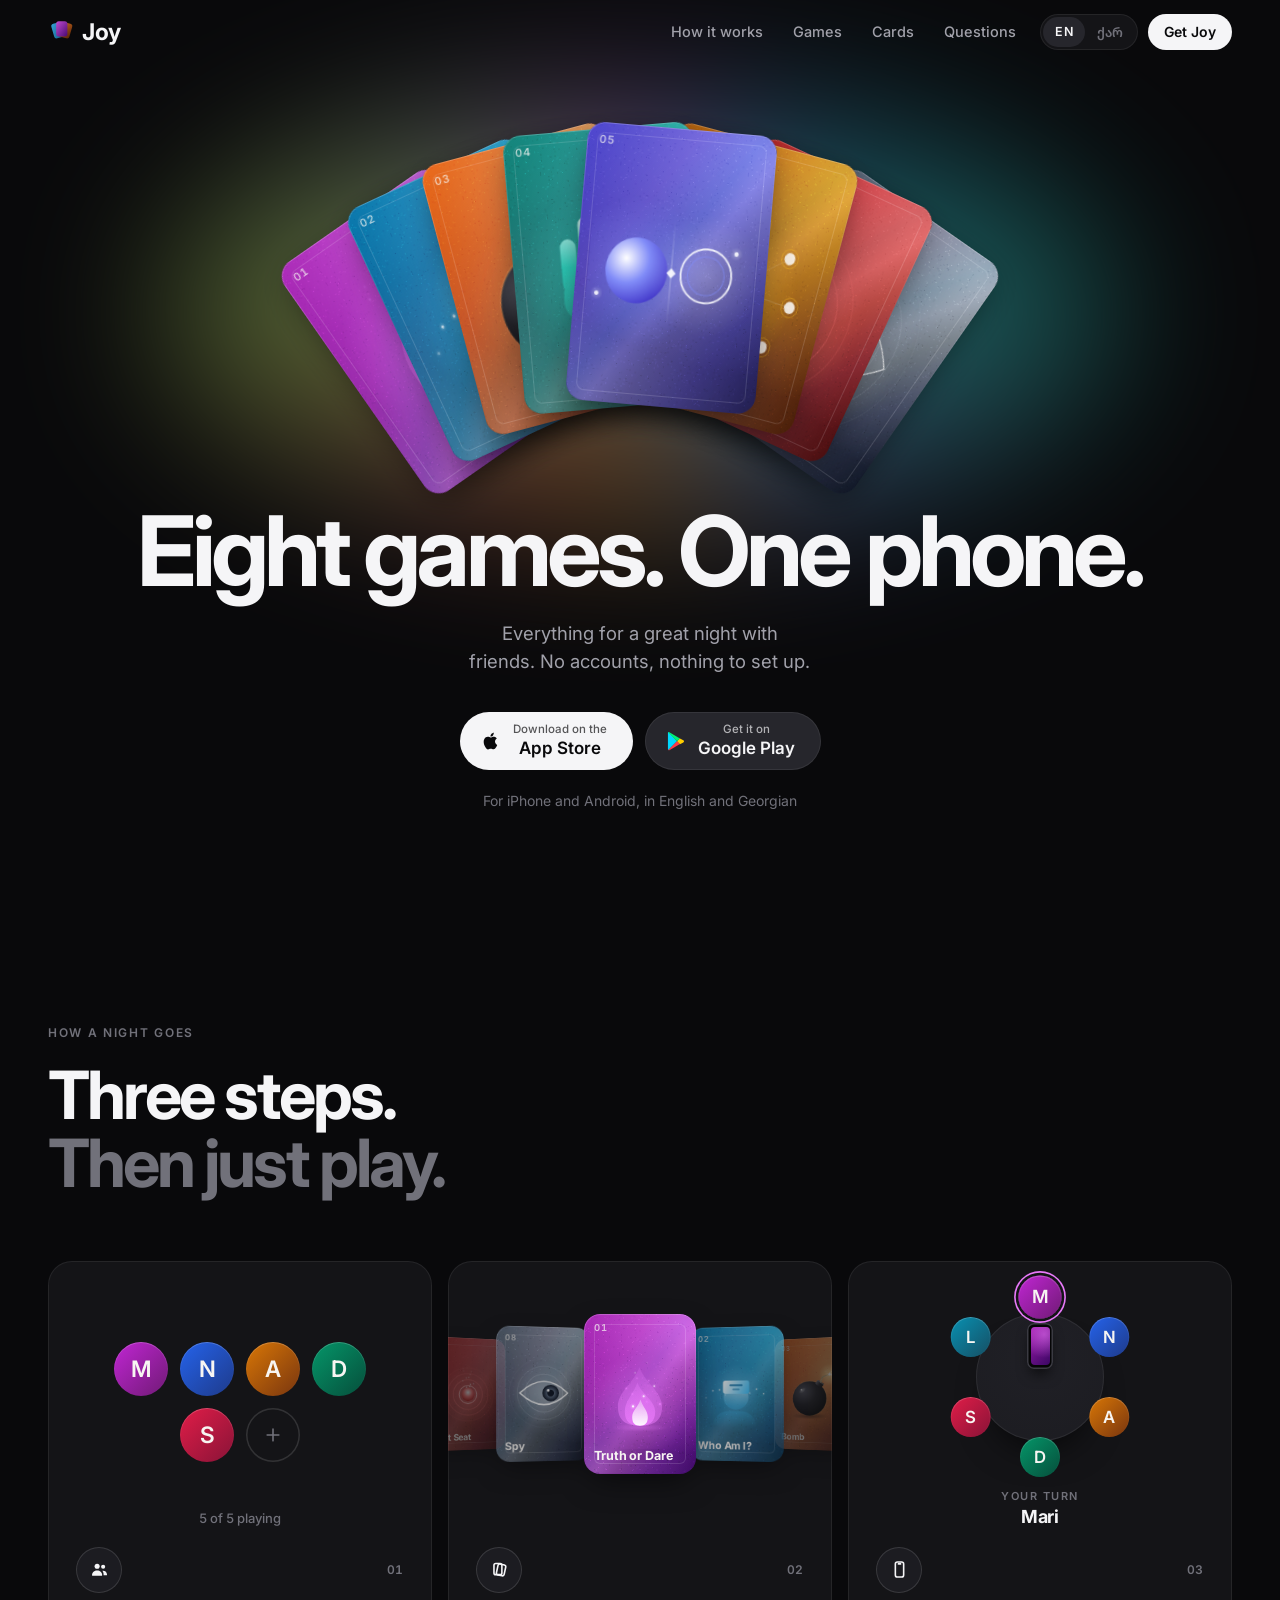
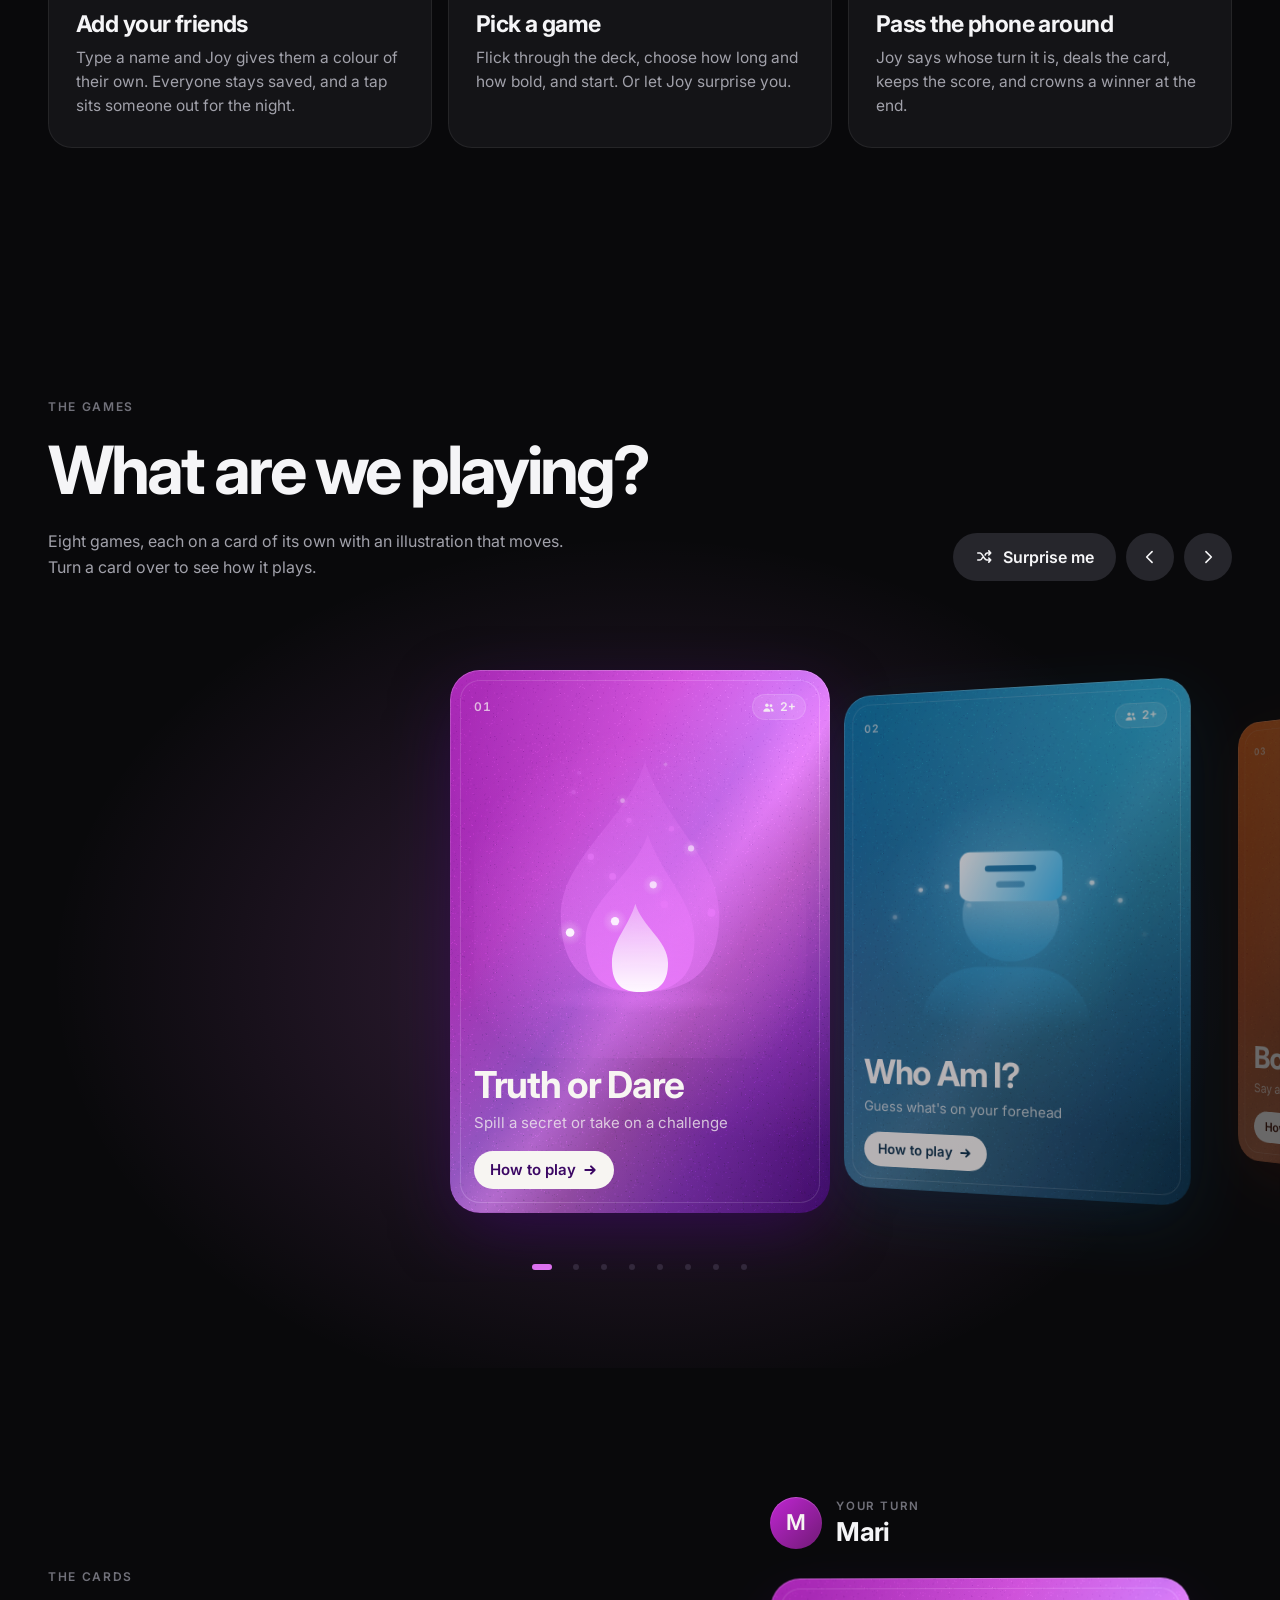
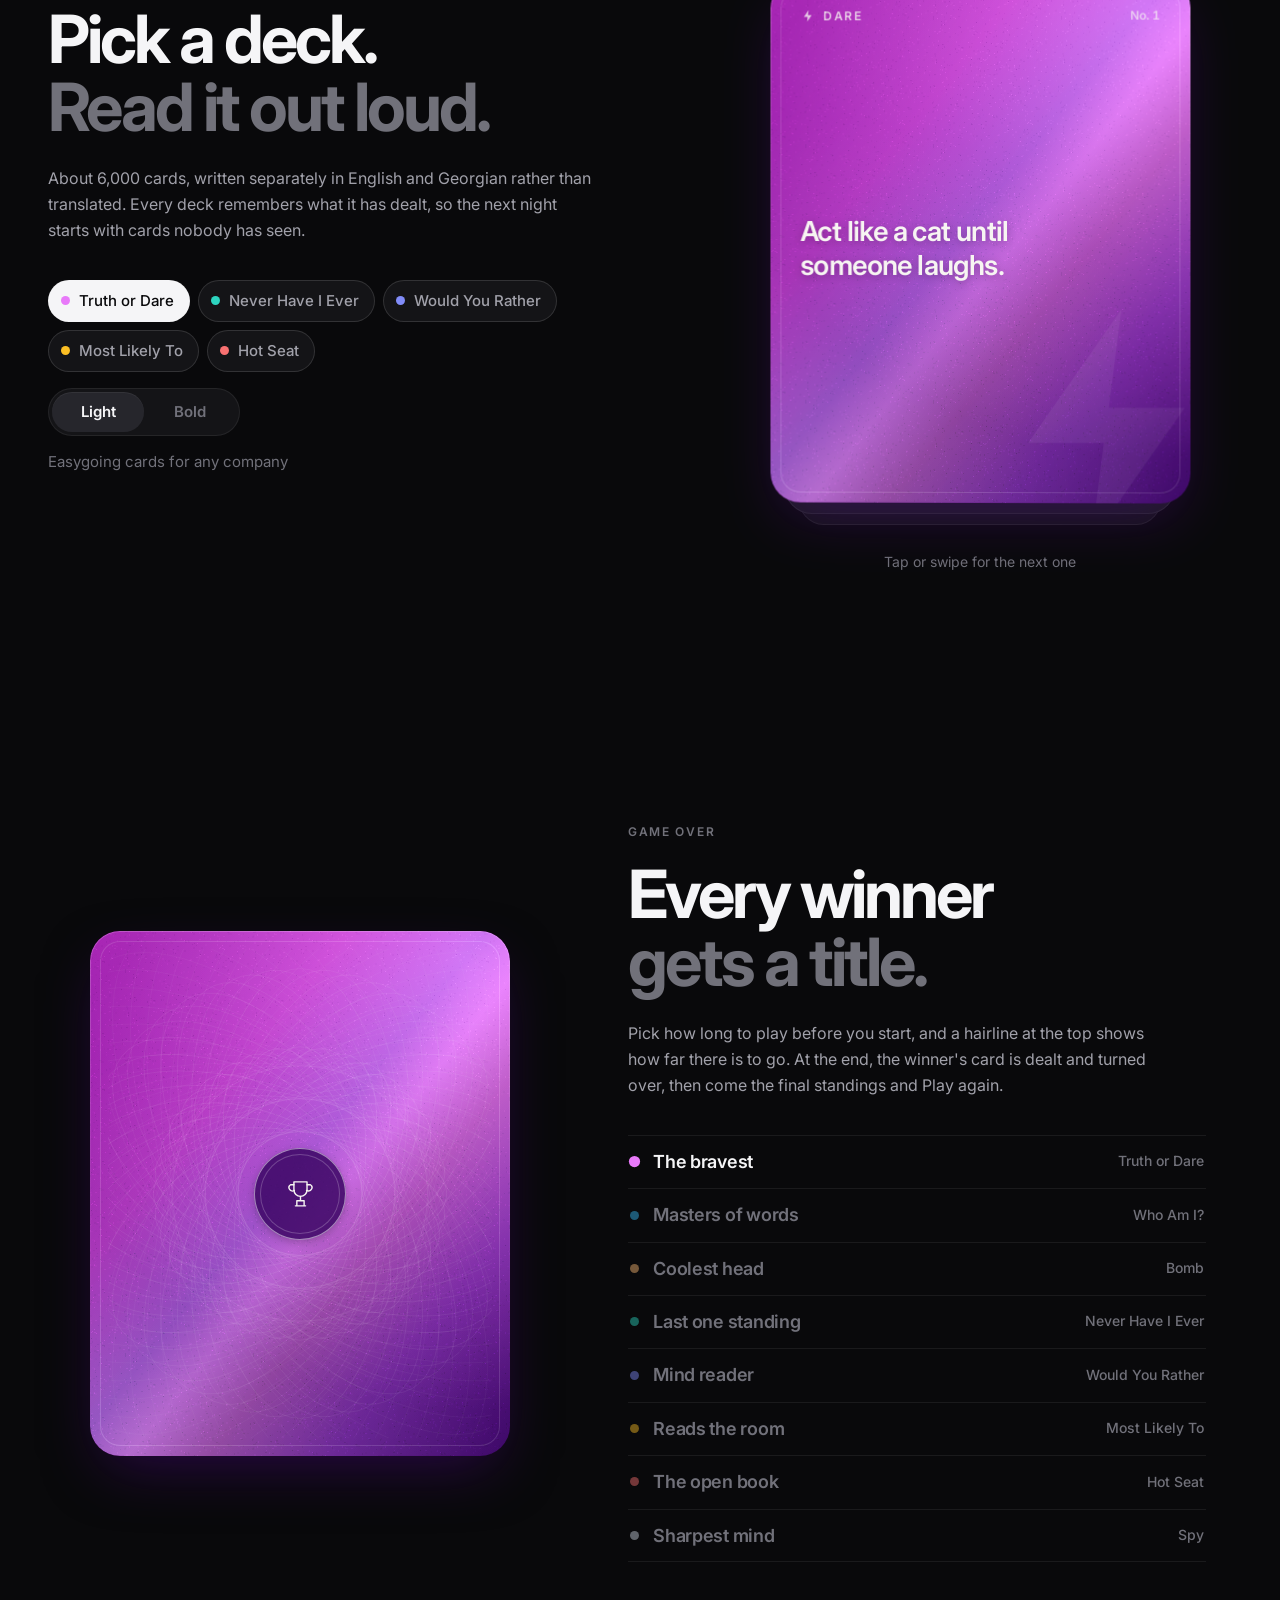
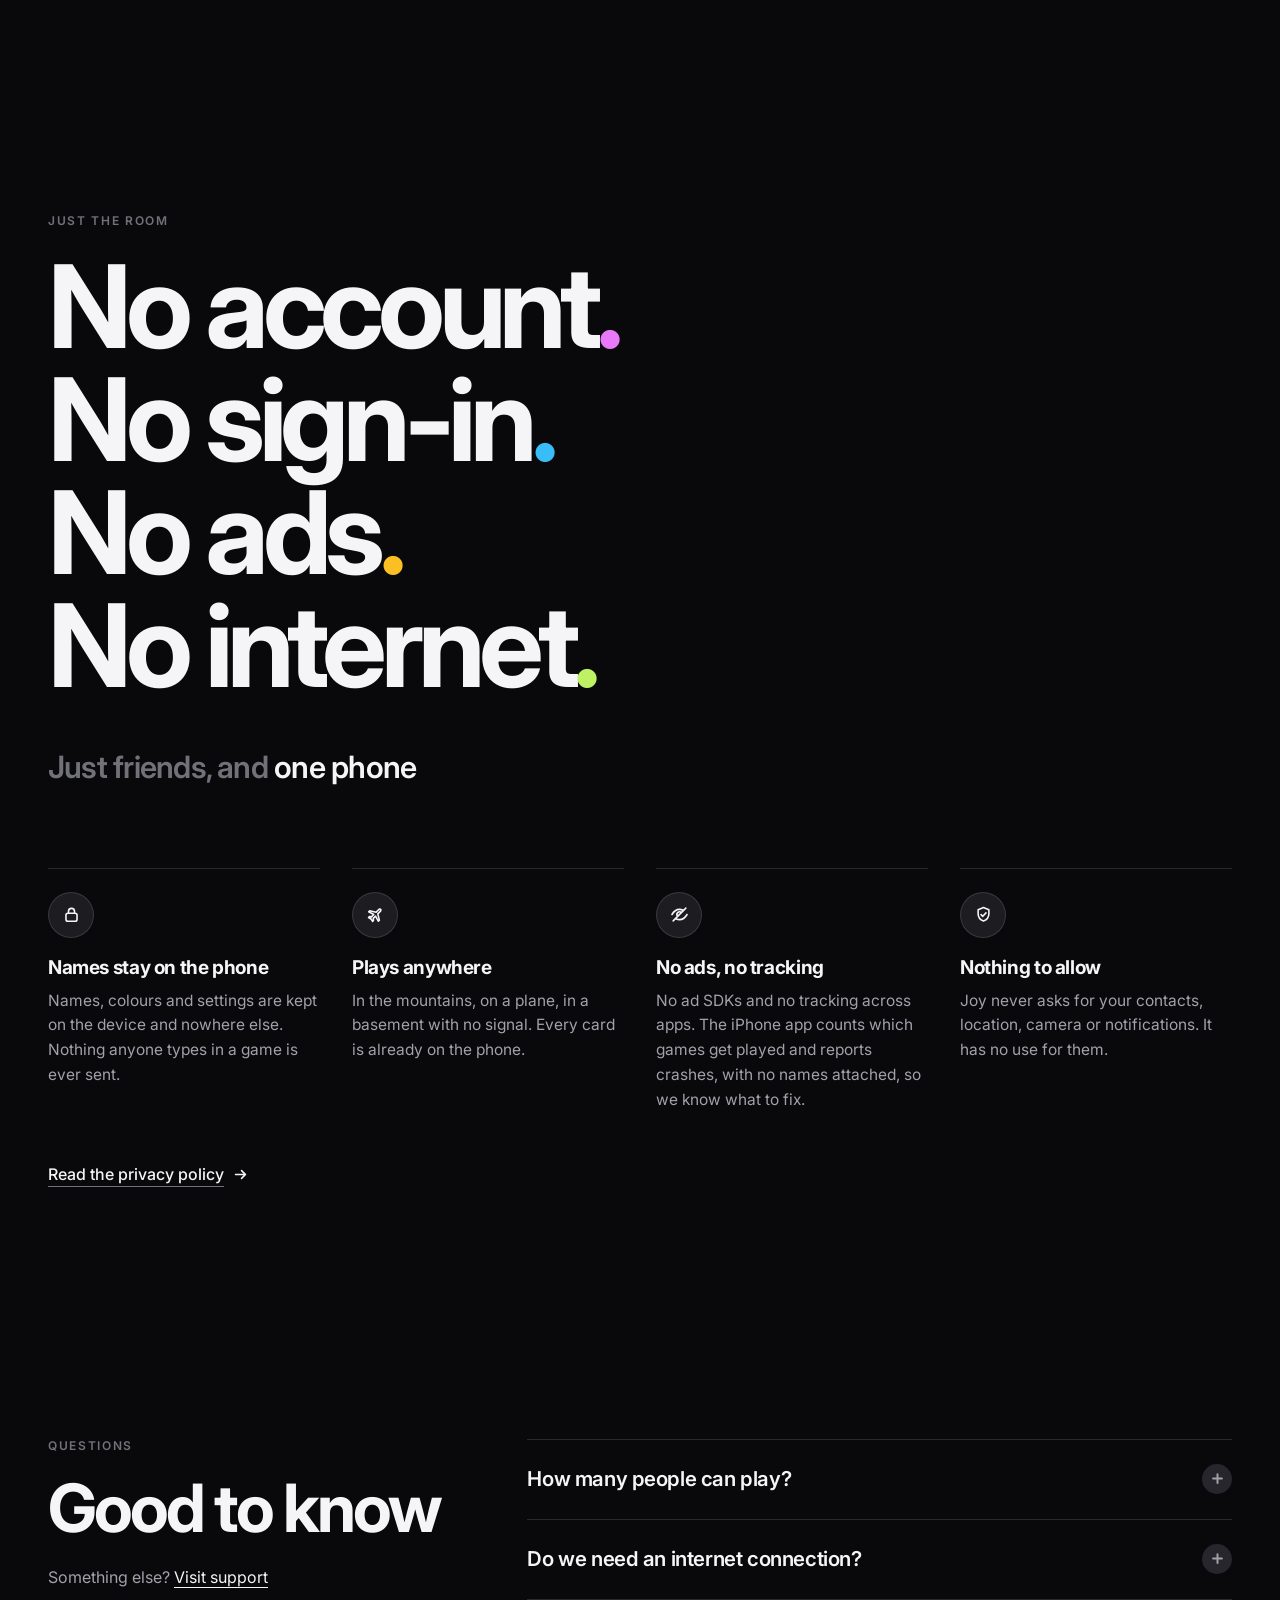
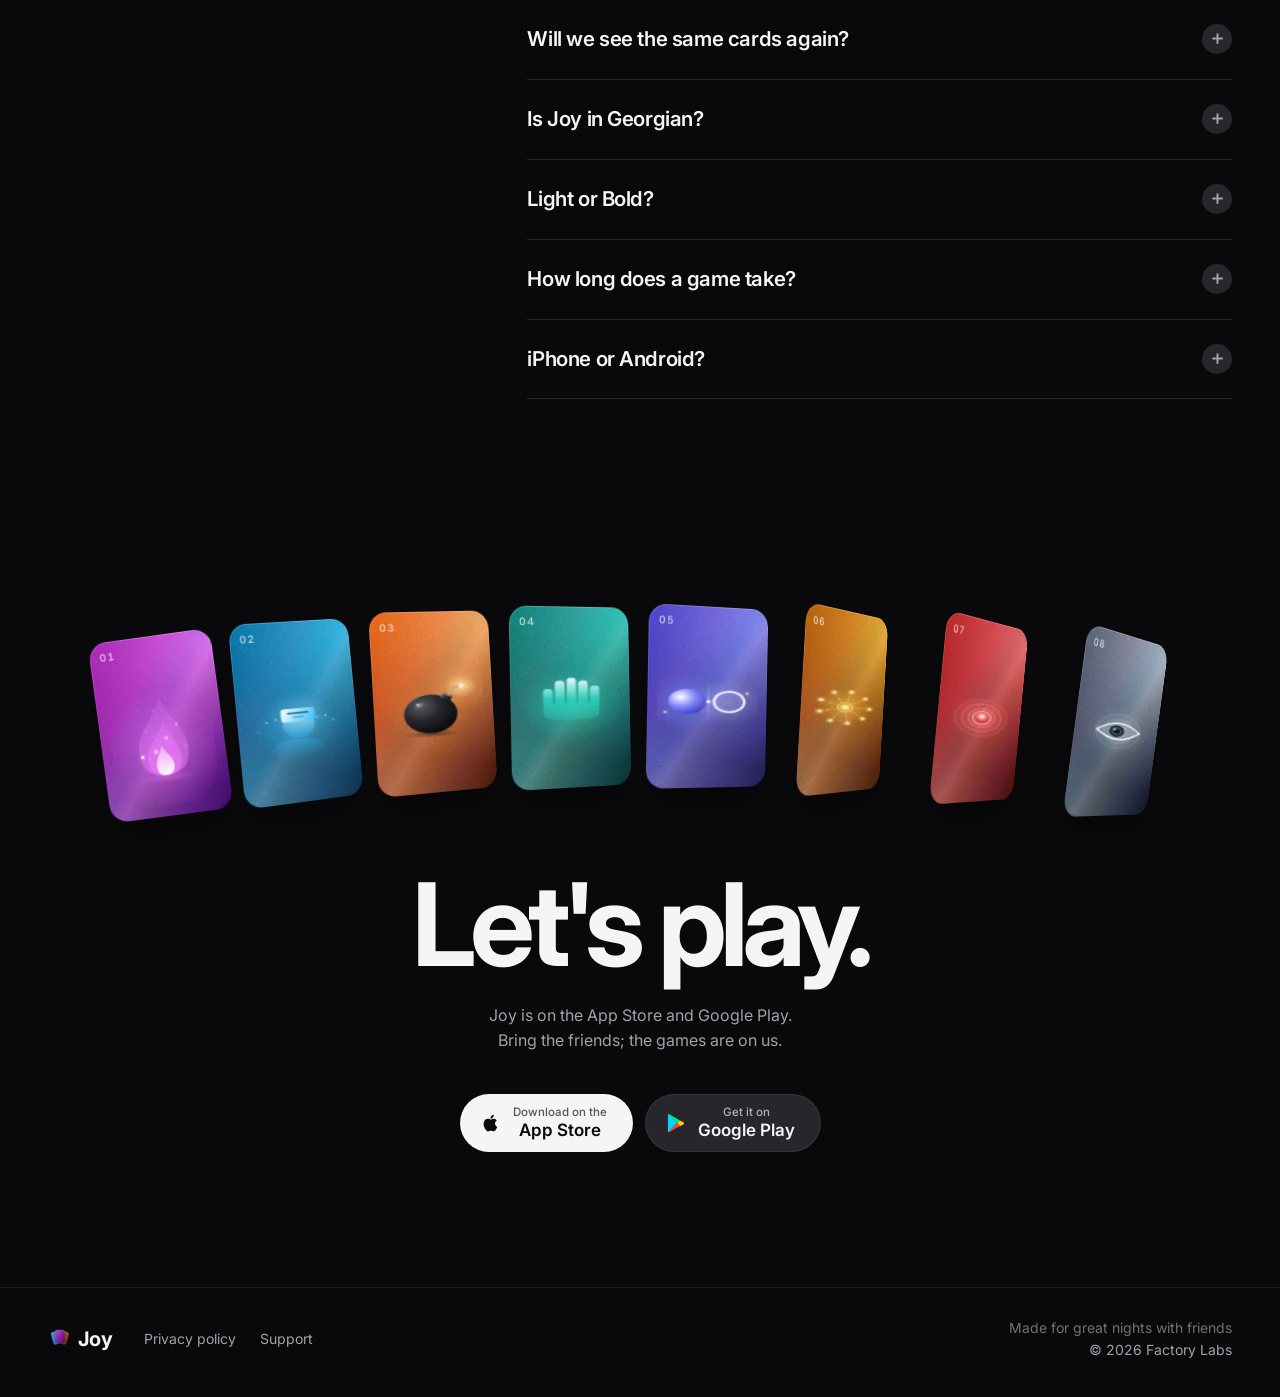
<file: index.html>
<!DOCTYPE html>
<html lang="en">
<head>
<meta charset="utf-8">
<meta name="viewport" content="width=device-width, initial-scale=1, viewport-fit=cover">
<title>Joy · Eight games. One phone.</title>
<meta name="description" content="Joy is eight party games to play with friends on one phone: Truth or Dare, Who Am I?, Bomb, Never Have I Ever, Would You Rather, Most Likely To, Hot Seat and Spy. No accounts, nothing to set up. For iPhone and Android, in English and Georgian.">
<meta name="theme-color" content="#09090B">
<meta name="color-scheme" content="dark">
<link rel="canonical" href="https://factorylabs.app/joy/">
<link rel="alternate" hreflang="en" href="https://factorylabs.app/joy/?lang=en">
<link rel="alternate" hreflang="ka" href="https://factorylabs.app/joy/?lang=ka">
<link rel="alternate" hreflang="x-default" href="https://factorylabs.app/joy/">
<meta property="og:type" content="website">
<meta property="og:site_name" content="Joy">
<meta property="og:title" content="Joy · Eight games. One phone.">
<meta property="og:description" content="Party games for a great night with friends, played on one phone. No accounts, nothing to set up.">
<meta property="og:url" content="https://factorylabs.app/joy/">
<meta property="og:image" content="https://factorylabs.app/joy/assets/og.jpg">
<meta property="og:image:width" content="1200">
<meta property="og:image:height" content="630">
<meta property="og:image:alt" content="The eight Joy games fanned out like a hand of cards, over the line: Eight games. One phone.">
<meta name="twitter:card" content="summary_large_image">
<link rel="icon" type="image/svg+xml" href="assets/favicon.svg">
<link rel="icon" type="image/png" sizes="64x64" href="assets/favicon.png">
<link rel="apple-touch-icon" href="assets/apple-touch-icon.png">
<meta name="apple-itunes-app" content="app-id=6819158531">
<link rel="preconnect" href="https://fonts.googleapis.com">
<link rel="preconnect" href="https://fonts.gstatic.com" crossorigin>
<link rel="stylesheet" href="https://fonts.googleapis.com/css2?family=Inter:opsz,wght@14..32,400..700&family=Noto+Sans+Georgian:wght@400;500;600;700&display=swap">
<link rel="stylesheet" href="assets/styles.css?v=play1">
<script type="application/ld+json">
{
  "@context": "https://schema.org",
  "@type": "MobileApplication",
  "name": "Joy",
  "operatingSystem": "iOS, Android",
  "applicationCategory": "GameApplication",
  "description": "Eight party games to play with friends on one phone. No accounts, nothing to set up.",
  "url": "https://factorylabs.app/joy/",
  "downloadUrl": ["https://apps.apple.com/app/id6819158531", "https://play.google.com/store/apps/details?id=com.factorylabs.joy"],
  "image": "https://factorylabs.app/joy/assets/icon-512.png",
  "inLanguage": ["en", "ka"],
  "publisher": { "@type": "Organization", "name": "Factory Labs", "url": "https://factorylabs.app/" }
}
</script>
<script>
  // Decide the language before the first paint, so a Georgian reader never sees English flash by.
  (function () {
    var lang = null;
    try { lang = new URLSearchParams(location.search).get('lang') || localStorage.getItem('joy.lang'); } catch (e) {}
    if (lang !== 'ka' && lang !== 'en') {
      var prefs = navigator.languages || [navigator.language || 'en'];
      lang = prefs.some(function (l) { return /^ka\b/i.test(l); }) ? 'ka' : 'en';
    }
    document.documentElement.lang = lang;
    document.documentElement.classList.add('js');
    if (lang !== 'en') document.documentElement.classList.add('i18n-pending');
    // If the script never arrives, show the page as it is rather than nothing.
    setTimeout(function () { if (!window.joyReady) document.documentElement.classList.remove('js', 'i18n-pending'); }, 4000);
  })();
</script>
</head>
<body>

<a class="skip" href="#main" data-i18n="skip">Skip to content</a>

<!-- The mark: three cards fanned from one hand, as on the app icon. -->
<svg class="defs" aria-hidden="true" focusable="false">
  <defs>
    <linearGradient id="jm-l" x1="0" y1="0" x2="1" y2="1"><stop offset="0" stop-color="#38A3D8"/><stop offset="1" stop-color="#0B4F7A"/></linearGradient>
    <linearGradient id="jm-c" x1="0" y1="0" x2="1" y2="1"><stop offset="0" stop-color="#C04AD0"/><stop offset="1" stop-color="#4A0A72"/></linearGradient>
    <linearGradient id="jm-r" x1="0" y1="0" x2="1" y2="1"><stop offset="0" stop-color="#C76A22"/><stop offset="1" stop-color="#5A2306"/></linearGradient>
  </defs>
</svg>

<header class="bar" id="bar">
  <a class="wordmark" href="#top" aria-label="Joy">
    <svg class="mark" viewBox="0 0 32 32" aria-hidden="true">
      <rect class="mark__l" x="9.5" y="6" width="13" height="17.5" rx="3" fill="url(#jm-l)"/>
      <rect class="mark__r" x="9.5" y="6" width="13" height="17.5" rx="3" fill="url(#jm-r)"/>
      <rect x="9.5" y="5" width="13" height="17.5" rx="3" fill="url(#jm-c)"/>
    </svg>
    <span>Joy</span>
  </a>
  <nav class="bar__links" aria-label="Sections" data-i18n-aria="nav_a11y">
    <a href="#how" data-i18n="nav_how">How it works</a>
    <a href="#games" data-i18n="nav_games">Games</a>
    <a href="#cards" data-i18n="nav_cards">Cards</a>
    <a href="#faq" data-i18n="nav_faq">Questions</a>
  </nav>
  <div class="bar__end">
    <div class="lang" role="group" aria-label="Language">
      <button type="button" data-lang="en" lang="en">EN</button>
      <button type="button" data-lang="ka" lang="ka">ქარ</button>
    </div>
    <a class="bar__get" href="#get" data-i18n="nav_get">Get Joy</a>
  </div>
</header>

<main id="main">

  <!-- The welcome page: the whole deck dealt into a fanned hand, one line on what this is, and the stores. -->
  <section class="hero" id="top">
    <div class="fan" id="fan" role="img" aria-label="The eight games, fanned out like a hand of cards" data-i18n-aria="fan_a11y">
      <i class="fan__aurora" aria-hidden="true"></i>
      <div class="fan__hand" id="fanHand"></div>
    </div>
    <div class="hero__copy">
      <h1 class="hero__title arriving" id="heroTitle"><span data-i18n="hero_l">Eight games.</span> <span data-i18n="hero_r">One phone.</span></h1>
      <p class="hero__lede arriving arriving--2" data-i18n="hero_lede">Everything for a great night with friends. No accounts, nothing to set up.</p>
      <div class="stores arriving arriving--3" data-stores></div>
      <p class="hero__note arriving arriving--4" data-i18n="hero_note">For iPhone and Android, in English and Georgian</p>
    </div>
  </section>

  <!-- How a night goes, in the app's own three steps. -->
  <section class="section how" id="how" aria-labelledby="howTitle">
    <div class="wrap">
      <header class="head reveal">
        <p class="eyebrow" data-i18n="how_label">How a night goes</p>
        <h2 class="display" id="howTitle" data-i18n-p="how_title">Three steps.<br><span class="dim">Then just play.</span></h2>
      </header>
      <ol class="steps">
        <li class="step reveal">
          <div class="step__stage" id="roster">
            <div class="roster" id="rosterList"></div>
            <p class="roster__count" id="rosterCount" aria-live="polite"></p>
          </div>
          <div class="step__body">
            <div class="step__row"><span class="step__icon"><i data-icon="person.2.fill"></i></span><span class="step__n">01</span></div>
            <h3 data-i18n="step1_t">Add your friends</h3>
            <p data-i18n="step1_x">Type a name and Joy gives them a colour of their own. Everyone stays saved, and a tap sits someone out for the night.</p>
          </div>
        </li>
        <li class="step reveal reveal--2">
          <div class="step__stage"><div class="mini" id="mini" aria-hidden="true"></div></div>
          <div class="step__body">
            <div class="step__row"><span class="step__icon"><i data-icon="cards"></i></span><span class="step__n">02</span></div>
            <h3 data-i18n="step2_t">Pick a game</h3>
            <p data-i18n="step2_x">Flick through the deck, choose how long and how bold, and start. Or let Joy surprise you.</p>
          </div>
        </li>
        <li class="step reveal reveal--3">
          <div class="step__stage step__stage--table" aria-hidden="true">
            <div class="round-table" id="table">
              <i class="round-table__top"></i>
              <div class="phone-arm" id="phoneArm"><span class="phone" id="phone"><i></i></span></div>
            </div>
            <p class="turn-cap"><small data-i18n="your_turn">Your turn</small><b id="tableName"></b></p>
          </div>
          <div class="step__body">
            <div class="step__row"><span class="step__icon"><i data-icon="iphone"></i></span><span class="step__n">03</span></div>
            <h3 data-i18n="step3_t">Pass the phone around</h3>
            <p data-i18n="step3_x">Joy says whose turn it is, deals the card, keeps the score, and crowns a winner at the end.</p>
          </div>
        </li>
      </ol>
    </div>
  </section>

  <!-- The games: big cards you flick through, the focused one front and centre. -->
  <section class="games" id="games" aria-labelledby="gamesTitle">
    <i class="games__wash" id="wash" aria-hidden="true"></i>
    <div class="games__head">
      <header class="head reveal">
        <p class="eyebrow" data-i18n="games_label">The games</p>
        <h2 class="display" id="gamesTitle" data-i18n="games_title">What are we playing?</h2>
        <p class="text" data-i18n="games_text">Eight games, each on a card of its own with an illustration that moves. Turn a card over to see how it plays.</p>
      </header>
      <div class="games__tools reveal reveal--2">
        <button type="button" class="btn btn--secondary" id="surprise"><i data-icon="shuffle"></i><span data-i18n="surprise">Surprise me</span></button>
        <button type="button" class="round" id="prev" aria-label="Previous game" data-i18n-aria="prev_a11y"><i data-icon="chevron.left"></i></button>
        <button type="button" class="round" id="next" aria-label="Next game" data-i18n-aria="next_a11y"><i data-icon="chevron.right"></i></button>
      </div>
    </div>
    <div class="carousel" id="carousel" tabindex="0" role="region" aria-roledescription="carousel" aria-label="Games" data-i18n-aria="games_label">
      <div class="track" id="track"></div>
    </div>
    <div class="dots" id="dots" role="group" aria-label="Games" data-i18n-aria="games_label"></div>
  </section>

  <!-- The cards: the app's own decks, dealt face down and turned over. -->
  <section class="section dealer" id="cards" aria-labelledby="cardsTitle">
    <div class="dealer__in">
      <div class="dealer__copy reveal">
        <p class="eyebrow" data-i18n="cards_label">The cards</p>
        <h2 class="display" id="cardsTitle" data-i18n-p="cards_title">Pick a deck.<br><span class="dim">Read it out loud.</span></h2>
        <p class="text" data-i18n="cards_text">About 6,000 cards, written separately in English and Georgian rather than translated. Every deck remembers what it has dealt, so the next night starts with cards nobody has seen.</p>
        <div class="picker" id="picker" role="radiogroup" aria-label="Game" data-i18n-aria="picker_a11y"></div>
        <div class="seg" id="seg" role="radiogroup" aria-label="Intensity" data-i18n-aria="seg_a11y">
          <i class="seg__thumb" id="segThumb" aria-hidden="true"></i>
          <button type="button" role="radio" data-level="light" data-i18n="intensity_light">Light</button>
          <button type="button" role="radio" data-level="bold" data-i18n="intensity_bold">Bold</button>
        </div>
        <p class="seg__caption" id="segCaption" aria-live="polite"></p>
      </div>
      <div class="deal reveal reveal--2">
        <div class="turn" id="turn" aria-live="polite"></div>
        <div class="stack">
          <i class="stack__under stack__under--2" aria-hidden="true"></i>
          <i class="stack__under stack__under--1" aria-hidden="true"></i>
          <div class="dealt" id="dealt" role="button" tabindex="0" aria-label="Next card" data-i18n-aria="deal_a11y"></div>
        </div>
        <p class="deal__hint" data-i18n="deal_hint">Tap or swipe for the next one</p>
      </div>
    </div>
  </section>

  <!-- Every game has an end: the winner's card, dealt and turned over, with a title of its own. -->
  <section class="section end" id="winners" aria-labelledby="endTitle">
    <div class="end__in">
      <div class="end__stage reveal" id="endStage">
        <div class="flip" id="winner"></div>
        <canvas class="burst" id="burst" aria-hidden="true"></canvas>
      </div>
      <div class="end__copy reveal reveal--2">
        <p class="eyebrow" data-i18n="end_label">Game over</p>
        <h2 class="display" id="endTitle" data-i18n-p="end_title">Every winner<br><span class="dim">gets a title.</span></h2>
        <p class="text" data-i18n="end_text">Pick how long to play before you start, and a hairline at the top shows how far there is to go. At the end, the winner's card is dealt and turned over, then come the final standings and Play again.</p>
        <ul class="awards" id="awards" aria-label="Titles" data-i18n-aria="awards_a11y"></ul>
      </div>
    </div>
  </section>

  <!-- Just the room: what Joy is not. -->
  <section class="section room" id="privacy" aria-labelledby="roomTitle">
    <div class="room__in">
      <p class="eyebrow reveal" data-i18n="no_label">Just the room</p>
      <h2 class="visually-hidden" id="roomTitle" data-i18n="no_a11y">What Joy doesn't need</h2>
      <ul class="nos reveal">
        <li style="--c:#E879F9"><span data-i18n="no_1">No account</span><b>.</b></li>
        <li style="--c:#38BDF8"><span data-i18n="no_2">No sign-in</span><b>.</b></li>
        <li style="--c:#FBBF24"><span data-i18n="no_3">No ads</span><b>.</b></li>
        <li style="--c:#BEF264"><span data-i18n="no_4">No internet</span><b>.</b></li>
      </ul>
      <p class="nos__end reveal" data-i18n-p="no_end">Just friends, and <em>one phone</em></p>
      <ul class="facts reveal">
        <li><span class="step__icon"><i data-icon="lock"></i></span><h3 data-i18n="pv1_t">Names stay on the phone</h3><p data-i18n="pv1_x">Names, colours and settings are kept on the device and nowhere else. Nothing anyone types in a game is ever sent.</p></li>
        <li><span class="step__icon"><i data-icon="airplane"></i></span><h3 data-i18n="pv2_t">Plays anywhere</h3><p data-i18n="pv2_x">In the mountains, on a plane, in a basement with no signal. Every card is already on the phone.</p></li>
        <li><span class="step__icon"><i data-icon="eye.slash"></i></span><h3 data-i18n="pv3_t">No ads, no tracking</h3><p data-i18n="pv3_x">No ad SDKs and no tracking across apps. The iPhone app counts which games get played and reports crashes, with no names attached, so we know what to fix.</p></li>
        <li><span class="step__icon"><i data-icon="checkmark.shield"></i></span><h3 data-i18n="pv4_t">Nothing to allow</h3><p data-i18n="pv4_x">Joy never asks for your contacts, location, camera or notifications. It has no use for them.</p></li>
      </ul>
      <a class="more reveal" href="privacy.html"><span data-i18n="pv_link">Read the privacy policy</span><i data-icon="arrow.right"></i></a>
    </div>
  </section>

  <!-- Questions -->
  <section class="section faq" id="faq" aria-labelledby="faqTitle">
    <div class="faq__in">
      <div class="faq__head reveal">
        <p class="eyebrow" data-i18n="faq_label">Questions</p>
        <h2 class="display" id="faqTitle" data-i18n="faq_title">Good to know</h2>
        <p class="text"><span data-i18n="faq_more">Something else?</span> <a href="support.html" data-i18n="faq_support">Visit support</a></p>
      </div>
      <div class="faq__list reveal reveal--2">
        <details><summary><span data-i18n="q1">How many people can play?</span><i class="tog" aria-hidden="true"><i data-icon="plus"></i></i></summary><p data-i18n="a1"></p></details>
        <details><summary><span data-i18n="q2">Do we need an internet connection?</span><i class="tog" aria-hidden="true"><i data-icon="plus"></i></i></summary><p data-i18n="a2"></p></details>
        <details><summary><span data-i18n="q3">Will we see the same cards again?</span><i class="tog" aria-hidden="true"><i data-icon="plus"></i></i></summary><p data-i18n="a3"></p></details>
        <details><summary><span data-i18n="q4">Is Joy in Georgian?</span><i class="tog" aria-hidden="true"><i data-icon="plus"></i></i></summary><p data-i18n="a4"></p></details>
        <details><summary><span data-i18n="q5">Light or Bold?</span><i class="tog" aria-hidden="true"><i data-icon="plus"></i></i></summary><p data-i18n="a5"></p></details>
        <details><summary><span data-i18n="q6">How long does a game take?</span><i class="tog" aria-hidden="true"><i data-icon="plus"></i></i></summary><p data-i18n="a6"></p></details>
        <details><summary><span data-i18n="q7">iPhone or Android?</span><i class="tog" aria-hidden="true"><i data-icon="plus"></i></i></summary><p data-i18n="a7"></p></details>
      </div>
    </div>
  </section>

  <!-- The end: the deck laid out face down, turning over one by one. -->
  <section class="finale" id="get" aria-labelledby="getTitle">
    <div class="row" id="row"></div>
    <h2 class="display finale__title reveal" id="getTitle" data-i18n="fi_title">Let's play.</h2>
    <p class="text finale__text reveal reveal--2" id="finaleText" data-i18n="fi_live">Joy is on the App Store and Google Play. Bring the friends; the games are on us.</p>
    <div class="stores reveal reveal--3" data-stores></div>
  </section>

</main>

<footer class="foot">
  <a class="wordmark" href="#top" aria-label="Joy">
    <svg class="mark" viewBox="0 0 32 32" aria-hidden="true">
      <rect class="mark__l" x="9.5" y="6" width="13" height="17.5" rx="3" fill="url(#jm-l)"/>
      <rect class="mark__r" x="9.5" y="6" width="13" height="17.5" rx="3" fill="url(#jm-r)"/>
      <rect x="9.5" y="5" width="13" height="17.5" rx="3" fill="url(#jm-c)"/>
    </svg>
    <span>Joy</span>
  </a>
  <nav class="foot__links" aria-label="More" data-i18n-aria="foot_a11y">
    <a href="privacy.html" data-i18n="footer_privacy">Privacy policy</a>
    <a href="support.html" data-i18n="footer_support">Support</a>
  </nav>
  <p class="foot__copy"><span data-i18n="footer_made">Made for great nights with friends</span><br><a href="https://factorylabs.app/">© 2026 Factory Labs</a></p>
</footer>

<script src="assets/cards.js?v=play1"></script>
<script src="assets/deck.js?v=play1"></script>
<script src="assets/app.js?v=play1"></script>
</body>
</html>
</file>
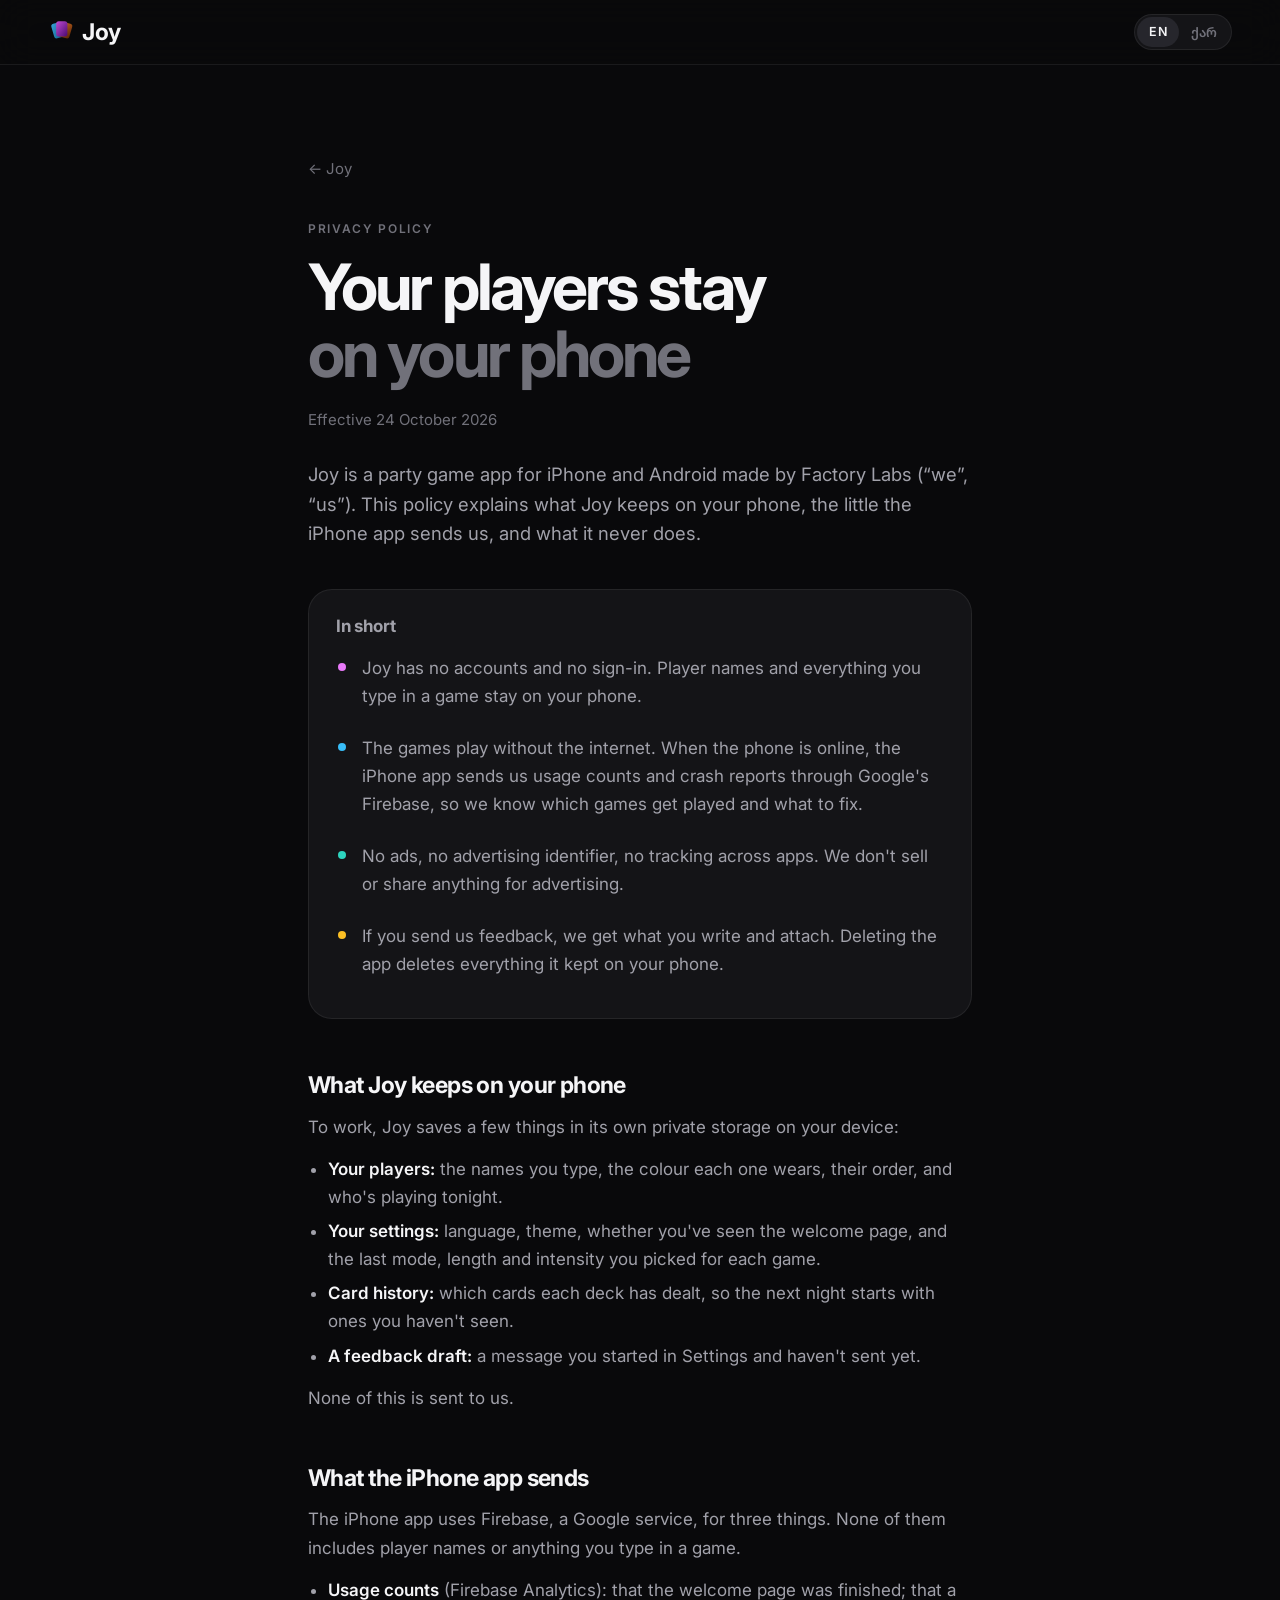
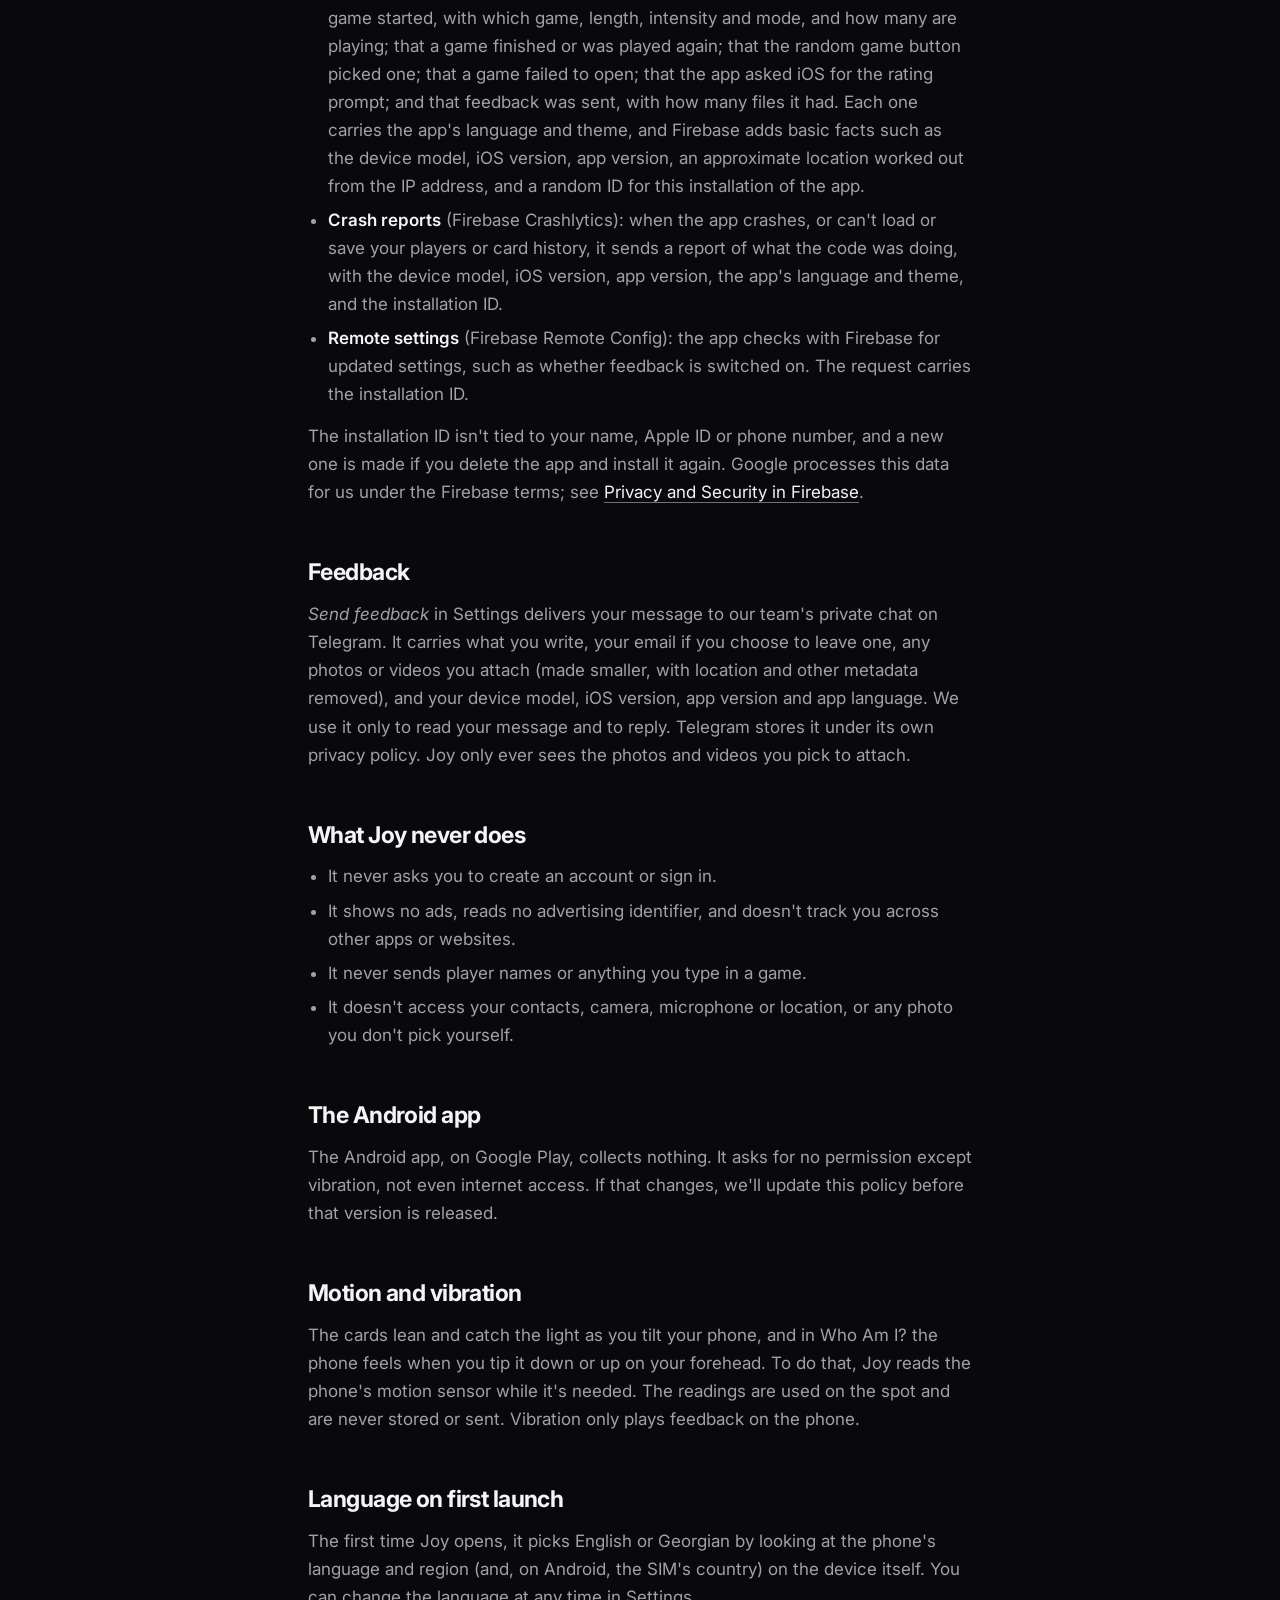
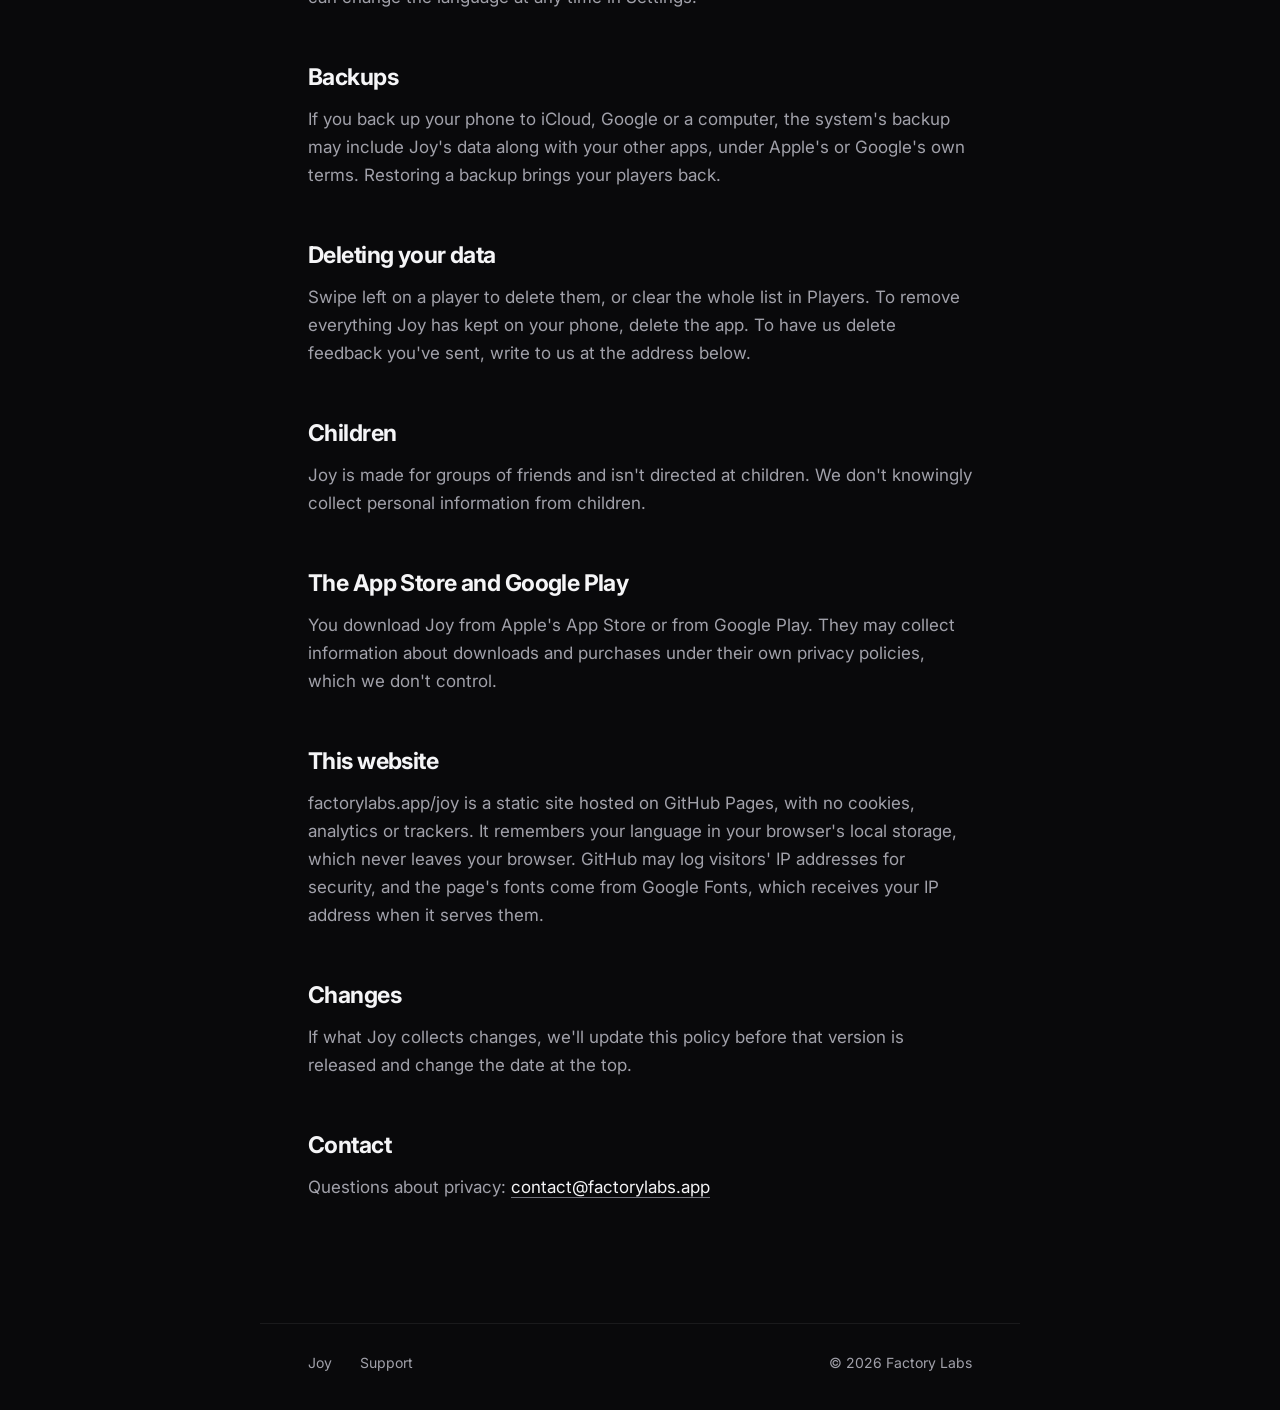
<file: privacy.html>
<!DOCTYPE html>
<html lang="en" data-title-en="Joy · Privacy Policy" data-title-ka="Joy · კონფიდენციალურობის პოლიტიკა">
<head>
<meta charset="utf-8">
<meta name="viewport" content="width=device-width, initial-scale=1, viewport-fit=cover">
<title>Joy · Privacy Policy</title>
<meta name="description" content="Joy has no accounts, and your players stay on your phone. What the iPhone app sends, and what it never does. The full privacy policy, in English and Georgian.">
<meta name="theme-color" content="#09090B">
<meta name="color-scheme" content="dark">
<link rel="canonical" href="https://factorylabs.app/joy/privacy.html">
<link rel="icon" type="image/svg+xml" href="assets/favicon.svg">
<link rel="icon" type="image/png" sizes="64x64" href="assets/favicon.png">
<link rel="apple-touch-icon" href="assets/apple-touch-icon.png">
<link rel="preconnect" href="https://fonts.googleapis.com">
<link rel="preconnect" href="https://fonts.gstatic.com" crossorigin>
<link rel="stylesheet" href="https://fonts.googleapis.com/css2?family=Inter:opsz,wght@14..32,400..700&family=Noto+Sans+Georgian:wght@400;500;600;700&display=swap">
<link rel="stylesheet" href="assets/page.css?v=play1">
<script>
  (function () {
    var lang = null;
    try { lang = new URLSearchParams(location.search).get('lang') || localStorage.getItem('joy.lang'); } catch (e) {}
    if (lang !== 'ka' && lang !== 'en') {
      var prefs = navigator.languages || [navigator.language || 'en'];
      lang = prefs.some(function (l) { return /^ka\b/i.test(l); }) ? 'ka' : 'en';
    }
    document.documentElement.lang = lang;
  })();
</script>
</head>
<body>
<svg width="0" height="0" style="position:absolute" aria-hidden="true" focusable="false">
  <defs>
    <linearGradient id="jm-l" x1="0" y1="0" x2="1" y2="1"><stop offset="0" stop-color="#38A3D8"/><stop offset="1" stop-color="#0B4F7A"/></linearGradient>
    <linearGradient id="jm-c" x1="0" y1="0" x2="1" y2="1"><stop offset="0" stop-color="#C04AD0"/><stop offset="1" stop-color="#4A0A72"/></linearGradient>
    <linearGradient id="jm-r" x1="0" y1="0" x2="1" y2="1"><stop offset="0" stop-color="#C76A22"/><stop offset="1" stop-color="#5A2306"/></linearGradient>
  </defs>
</svg>
<header class="top">
  <a class="wordmark" href="./" aria-label="Joy">
    <svg class="mark" viewBox="0 0 32 32" aria-hidden="true">
      <rect class="mark__l" x="9.5" y="6" width="13" height="17.5" rx="3" fill="url(#jm-l)"/>
      <rect class="mark__r" x="9.5" y="6" width="13" height="17.5" rx="3" fill="url(#jm-r)"/>
      <rect x="9.5" y="5" width="13" height="17.5" rx="3" fill="url(#jm-c)"/>
    </svg>
    <span>Joy</span>
  </a>
  <div class="lang" role="group" aria-label="Language">
    <button type="button" data-lang="en" lang="en">EN</button>
    <button type="button" data-lang="ka" lang="ka">ქარ</button>
  </div>
</header>

<main>
  <!-- English -->
  <article class="only" lang="en">
    <a class="back" href="./">← Joy</a>
    <p class="eyebrow">Privacy policy</p>
    <h1>Your players stay <span class="dim">on your phone</span></h1>
    <p class="updated">Effective 24 October 2026</p>
    <p class="intro">Joy is a party game app for iPhone and Android made by Factory Labs (“we”, “us”). This policy explains what Joy keeps on your phone, the little the iPhone app sends us, and what it never does.</p>

    <div class="short">
      <p>In short</p>
      <ul>
        <li>Joy has no accounts and no sign-in. Player names and everything you type in a game stay on your phone.</li>
        <li>The games play without the internet. When the phone is online, the iPhone app sends us usage counts and crash reports through Google's Firebase, so we know which games get played and what to fix.</li>
        <li>No ads, no advertising identifier, no tracking across apps. We don't sell or share anything for advertising.</li>
        <li>If you send us feedback, we get what you write and attach. Deleting the app deletes everything it kept on your phone.</li>
      </ul>
    </div>

    <h2>What Joy keeps on your phone</h2>
    <p>To work, Joy saves a few things in its own private storage on your device:</p>
    <ul>
      <li><strong>Your players:</strong> the names you type, the colour each one wears, their order, and who's playing tonight.</li>
      <li><strong>Your settings:</strong> language, theme, whether you've seen the welcome page, and the last mode, length and intensity you picked for each game.</li>
      <li><strong>Card history:</strong> which cards each deck has dealt, so the next night starts with ones you haven't seen.</li>
      <li><strong>A feedback draft:</strong> a message you started in Settings and haven't sent yet.</li>
    </ul>
    <p>None of this is sent to us.</p>

    <h2>What the iPhone app sends</h2>
    <p>The iPhone app uses Firebase, a Google service, for three things. None of them includes player names or anything you type in a game.</p>
    <ul>
      <li><strong>Usage counts</strong> (Firebase Analytics): that the welcome page was finished; that a game started, with which game, length, intensity and mode, and how many are playing; that a game finished or was played again; that the random game button picked one; that a game failed to open; that the app asked iOS for the rating prompt; and that feedback was sent, with how many files it had. Each one carries the app's language and theme, and Firebase adds basic facts such as the device model, iOS version, app version, an approximate location worked out from the IP address, and a random ID for this installation of the app.</li>
      <li><strong>Crash reports</strong> (Firebase Crashlytics): when the app crashes, or can't load or save your players or card history, it sends a report of what the code was doing, with the device model, iOS version, app version, the app's language and theme, and the installation ID.</li>
      <li><strong>Remote settings</strong> (Firebase Remote Config): the app checks with Firebase for updated settings, such as whether feedback is switched on. The request carries the installation ID.</li>
    </ul>
    <p>The installation ID isn't tied to your name, Apple ID or phone number, and a new one is made if you delete the app and install it again. Google processes this data for us under the Firebase terms; see <a href="https://firebase.google.com/support/privacy" target="_blank" rel="noopener">Privacy and Security in Firebase</a>.</p>

    <h2>Feedback</h2>
    <p><em>Send feedback</em> in Settings delivers your message to our team's private chat on Telegram. It carries what you write, your email if you choose to leave one, any photos or videos you attach (made smaller, with location and other metadata removed), and your device model, iOS version, app version and app language. We use it only to read your message and to reply. Telegram stores it under its own privacy policy. Joy only ever sees the photos and videos you pick to attach.</p>

    <h2>What Joy never does</h2>
    <ul>
      <li>It never asks you to create an account or sign in.</li>
      <li>It shows no ads, reads no advertising identifier, and doesn't track you across other apps or websites.</li>
      <li>It never sends player names or anything you type in a game.</li>
      <li>It doesn't access your contacts, camera, microphone or location, or any photo you don't pick yourself.</li>
    </ul>

    <h2>The Android app</h2>
    <p>The Android app, on Google Play, collects nothing. It asks for no permission except vibration, not even internet access. If that changes, we'll update this policy before that version is released.</p>

    <h2>Motion and vibration</h2>
    <p>The cards lean and catch the light as you tilt your phone, and in Who Am I? the phone feels when you tip it down or up on your forehead. To do that, Joy reads the phone's motion sensor while it's needed. The readings are used on the spot and are never stored or sent. Vibration only plays feedback on the phone.</p>

    <h2>Language on first launch</h2>
    <p>The first time Joy opens, it picks English or Georgian by looking at the phone's language and region (and, on Android, the SIM's country) on the device itself. You can change the language at any time in Settings.</p>

    <h2>Backups</h2>
    <p>If you back up your phone to iCloud, Google or a computer, the system's backup may include Joy's data along with your other apps, under Apple's or Google's own terms. Restoring a backup brings your players back.</p>

    <h2>Deleting your data</h2>
    <p>Swipe left on a player to delete them, or clear the whole list in Players. To remove everything Joy has kept on your phone, delete the app. To have us delete feedback you've sent, write to us at the address below.</p>

    <h2>Children</h2>
    <p>Joy is made for groups of friends and isn't directed at children. We don't knowingly collect personal information from children.</p>

    <h2>The App Store and Google Play</h2>
    <p>You download Joy from Apple's App Store or from Google Play. They may collect information about downloads and purchases under their own privacy policies, which we don't control.</p>

    <h2>This website</h2>
    <p>factorylabs.app/joy is a static site hosted on GitHub Pages, with no cookies, analytics or trackers. It remembers your language in your browser's local storage, which never leaves your browser. GitHub may log visitors' IP addresses for security, and the page's fonts come from Google Fonts, which receives your IP address when it serves them.</p>

    <h2>Changes</h2>
    <p>If what Joy collects changes, we'll update this policy before that version is released and change the date at the top.</p>

    <h2>Contact</h2>
    <p>Questions about privacy: <a href="mailto:contact@factorylabs.app">contact@factorylabs.app</a></p>
  </article>

  <!-- Georgian -->
  <article class="only" lang="ka">
    <a class="back" href="./">← Joy</a>
    <p class="eyebrow">კონფიდენციალურობის პოლიტიკა</p>
    <h1>თქვენი მოთამაშეები <span class="dim">თქვენს ტელეფონში რჩებიან</span></h1>
    <p class="updated">ძალაშია 2026 წლის 24 ოქტომბრიდან</p>
    <p class="intro">Joy არის მეგობრებთან ერთად სათამაშო თამაშების აპი iPhone‑ისა და Android‑ისთვის, რომელსაც Factory Labs ქმნის („ჩვენ“). ეს პოლიტიკა აგიხსნით, რას ინახავს Joy თქვენს ტელეფონში, რა მცირე ინფორმაციას გვიგზავნის iPhone‑ის აპი და რას არასდროს აკეთებს.</p>

    <div class="short">
      <p>მოკლედ</p>
      <ul>
        <li>Joy‑ს არ აქვს ანგარიშები და შესვლა. მოთამაშეების სახელები და ყველაფერი, რასაც თამაშში წერთ, თქვენს ტელეფონში რჩება.</li>
        <li>თამაშებს ინტერნეტი არ სჭირდება. როცა ტელეფონი ინტერნეტზეა, iPhone‑ის აპი Google‑ის Firebase‑ის საშუალებით გამოყენების სტატისტიკასა და შეცდომების ანგარიშებს გვიგზავნის, რომ ვიცოდეთ, რომელ თამაშებს თამაშობენ და რა უნდა გამოვასწოროთ.</li>
        <li>არც რეკლამა, არც სარეკლამო იდენტიფიკატორი, არც აპებს შორის თვალთვალი. რეკლამისთვის არაფერს ვყიდით და არავის ვუზიარებთ.</li>
        <li>თუ უკუკავშირს გამოგვიგზავნით, მივიღებთ იმას, რასაც დაწერთ და დაურთავთ. აპის წაშლასთან ერთად იშლება ყველაფერი, რაც მან თქვენს ტელეფონში შეინახა.</li>
      </ul>
    </div>

    <h2>რას ინახავს Joy თქვენს ტელეფონში</h2>
    <p>სამუშაოდ Joy რამდენიმე რამეს თქვენს მოწყობილობაზე, საკუთარ დახურულ საცავში ინახავს:</p>
    <ul>
      <li><strong>მოთამაშეები:</strong> თქვენ მიერ ჩაწერილი სახელები, თითოეულის ფერი, მათი რიგი და ის, თუ ვინ თამაშობს დღეს.</li>
      <li><strong>პარამეტრები:</strong> ენა, თემა, გინახავთ თუ არა მისასალმებელი გვერდი და თითოეული თამაშისთვის ბოლოს არჩეული რეჟიმი, ხანგრძლივობა და სიმძაფრე.</li>
      <li><strong>ბარათების ისტორია:</strong> რომელი ბარათები დაარიგა თითოეულმა დასტამ, რომ შემდეგი საღამო ჯერ უნახავი ბარათებით დაიწყოს.</li>
      <li><strong>უკუკავშირის მონახაზი:</strong> პარამეტრებში დაწყებული შეტყობინება, რომელიც ჯერ არ გაგიგზავნიათ.</li>
    </ul>
    <p>ამათგან ჩვენთან არაფერი იგზავნება.</p>

    <h2>რას აგზავნის iPhone‑ის აპი</h2>
    <p>iPhone‑ის აპი Google‑ის სერვისს, Firebase‑ს, სამი რამისთვის იყენებს. არცერთი მათგანი არ შეიცავს მოთამაშეების სახელებს ან იმას, რასაც თამაშში წერთ.</p>
    <ul>
      <li><strong>გამოყენების სტატისტიკა</strong> (Firebase Analytics): რომ მისასალმებელი გვერდი დასრულდა; რომ თამაში დაიწყო, რომელი თამაში, რა ხანგრძლივობით, სიმძაფრითა და რეჟიმით და რამდენი მოთამაშით; რომ თამაში დასრულდა ან თავიდან დაიწყო; რომ შემთხვევითი თამაშის ღილაკმა რომელიმე აირჩია; რომ თამაში ვერ გაიხსნა; რომ აპმა iOS‑ს შეფასების ფანჯარა სთხოვა; და რომ უკუკავშირი გაიგზავნა და რამდენი ფაილით. თითოეულს თან ახლავს აპის ენა და თემა, Firebase კი ამატებს ძირითად ინფორმაციას, როგორიცაა მოწყობილობის მოდელი, iOS‑ისა და აპის ვერსია, IP მისამართით განსაზღვრული მიახლოებითი მდებარეობა და აპის ამ ინსტალაციის შემთხვევითი იდენტიფიკატორი.</li>
      <li><strong>შეცდომების ანგარიშები</strong> (Firebase Crashlytics): როცა აპი ავარიულად იხურება ან ვერ ტვირთავს ან ვერ ინახავს მოთამაშეებს თუ ბარათების ისტორიას, ის აგზავნის ანგარიშს იმის შესახებ, რას აკეთებდა კოდი, მოწყობილობის მოდელით, iOS‑ისა და აპის ვერსიით, აპის ენითა და თემით და ინსტალაციის იდენტიფიკატორით.</li>
      <li><strong>დისტანციური პარამეტრები</strong> (Firebase Remote Config): აპი Firebase‑ში ამოწმებს განახლებულ პარამეტრებს, მაგალითად, ჩართულია თუ არა უკუკავშირი. მოთხოვნას ინსტალაციის იდენტიფიკატორი ახლავს.</li>
    </ul>
    <p>ინსტალაციის იდენტიფიკატორი არ არის დაკავშირებული თქვენს სახელთან, Apple ID‑სთან ან ტელეფონის ნომერთან, აპის წაშლისა და ხელახლა დაყენების შემდეგ კი ახალი იქმნება. ამ მონაცემებს Google ჩვენი სახელით, Firebase‑ის პირობებით ამუშავებს; იხილეთ <a href="https://firebase.google.com/support/privacy" target="_blank" rel="noopener">Privacy and Security in Firebase</a>.</p>

    <h2>უკუკავშირი</h2>
    <p>პარამეტრებში <em>უკუკავშირის გაგზავნა</em> თქვენს შეტყობინებას Telegram‑ში ჩვენი გუნდის დახურულ ჩატში აგზავნის. მას თან ახლავს ის, რასაც დაწერთ, თქვენი ელფოსტა, თუ მის დატოვებას გადაწყვეტთ, დართული ფოტოები და ვიდეოები (შემცირებული, მდებარეობისა და სხვა მეტამონაცემების გარეშე) და მოწყობილობის მოდელი, iOS‑ისა და აპის ვერსია და აპის ენა. მას მხოლოდ თქვენი შეტყობინების წასაკითხად და საპასუხოდ ვიყენებთ. Telegram მას საკუთარი კონფიდენციალურობის პოლიტიკით ინახავს. Joy მხოლოდ იმ ფოტოებსა და ვიდეოებს ხედავს, რომლებსაც თავად აირჩევთ დასართავად.</p>

    <h2>რას არასდროს აკეთებს Joy</h2>
    <ul>
      <li>არასდროს გთხოვთ ანგარიშის შექმნას ან შესვლას.</li>
      <li>არ აჩვენებს რეკლამას, არ კითხულობს სარეკლამო იდენტიფიკატორს და არ გითვალთვალებთ სხვა აპებსა თუ ვებგვერდებზე.</li>
      <li>არასდროს აგზავნის მოთამაშეების სახელებს ან იმას, რასაც თამაშში წერთ.</li>
      <li>არ იყენებს თქვენს კონტაქტებს, კამერას, მიკროფონს ან მდებარეობას და არც იმ ფოტოებს, რომლებსაც თავად არ აირჩევთ.</li>
    </ul>

    <h2>Android‑ის აპი</h2>
    <p>Android‑ის აპი, რომელიც Google Play‑ზეა, არაფერს აგროვებს. ის ვიბრაციის გარდა არცერთ ნებართვას არ ითხოვს, ინტერნეტზე წვდომასაც კი. თუ ეს შეიცვლება, ამ პოლიტიკას იმ ვერსიის გამოსვლამდე განვაახლებთ.</p>

    <h2>მოძრაობა და ვიბრაცია</h2>
    <p>ტელეფონის დახრისას ბარათები იხრება და შუქს იჭერს, „ვინ ვარ მე?“-ში კი ტელეფონი გრძნობს, როცა მას შუბლზე ქვემოთ ან ზემოთ დახრით. ამისთვის, როცა საჭიროა, Joy ტელეფონის მოძრაობის სენსორს კითხულობს. ეს მონაცემები მხოლოდ იმავე წამს გამოიყენება და არც ინახება, არც იგზავნება. ვიბრაცია მხოლოდ ტელეფონში იგრძნობა.</p>

    <h2>ენა პირველი გაშვებისას</h2>
    <p>პირველი გაშვებისას Joy ქართულს ან ინგლისურს ირჩევს. ამისთვის ის ტელეფონის ენასა და რეგიონს (Android‑ზე SIM ბარათის ქვეყანასაც) თავად მოწყობილობაზე ამოწმებს. ენის შეცვლა ნებისმიერ დროს შეგიძლიათ პარამეტრებში.</p>

    <h2>სარეზერვო ასლები</h2>
    <p>თუ ტელეფონის სარეზერვო ასლს iCloud‑ში, Google‑ში ან კომპიუტერზე ინახავთ, სისტემის ასლში სხვა აპებთან ერთად შესაძლოა Joy‑ს მონაცემებიც მოხვდეს, Apple‑ის ან Google‑ის საკუთარი პირობებით. ასლის აღდგენისას თქვენი მოთამაშეებიც ბრუნდებიან.</p>

    <h2>მონაცემების წაშლა</h2>
    <p>მოთამაშის წასაშლელად გადაწიეთ ის მარცხნივ, ან მოთამაშეების გვერდზე მთელი სია გაასუფთავეთ. ყველაფრის წასაშლელად, რაც Joy‑მ თქვენს ტელეფონში შეინახა, აპი წაშალეთ. გამოგზავნილი უკუკავშირის წასაშლელად მოგვწერეთ ქვემოთ მითითებულ მისამართზე.</p>

    <h2>ბავშვები</h2>
    <p>Joy მეგობრების წრისთვის შეიქმნა და ბავშვებზე არ არის გათვლილი. ბავშვებისგან პერსონალურ ინფორმაციას შეგნებულად არ ვაგროვებთ.</p>

    <h2>App Store და Google Play</h2>
    <p>Joy‑ს Apple‑ის App Store‑იდან ან Google Play‑დან ჩამოტვირთავთ. მათ შეუძლიათ ჩამოტვირთვებისა და შესყიდვების შესახებ ინფორმაცია საკუთარი კონფიდენციალურობის პოლიტიკით შეაგროვონ, რასაც ჩვენ ვერ ვაკონტროლებთ.</p>

    <h2>ეს ვებგვერდი</h2>
    <p>factorylabs.app/joy სტატიკური საიტია, რომელიც GitHub Pages‑ზეა განთავსებული და არ იყენებს ქუქიებს, ანალიტიკას ან ტრეკერებს. არჩეულ ენას ის ბრაუზერის ლოკალურ საცავში იმახსოვრებს, რომელიც ბრაუზერს არ ტოვებს. GitHub‑მა უსაფრთხოების მიზნით შესაძლოა ვიზიტორების IP მისამართები აღრიცხოს, გვერდის შრიფტები კი Google Fonts‑იდან იტვირთება, რომელიც ამ დროს თქვენს IP მისამართს იღებს.</p>

    <h2>ცვლილებები</h2>
    <p>თუ შეიცვლება ის, რასაც Joy აგროვებს, ამ პოლიტიკას იმ ვერსიის გამოსვლამდე განვაახლებთ და ზემოთ მითითებულ თარიღსაც შევცვლით.</p>

    <h2>კონტაქტი</h2>
    <p>კონფიდენციალურობასთან დაკავშირებული კითხვებისთვის: <a href="mailto:contact@factorylabs.app">contact@factorylabs.app</a></p>
  </article>
</main>

<footer class="foot">
  <a href="./">Joy</a>
  <a href="support.html"><span class="only" lang="en">Support</span><span class="only" lang="ka">მხარდაჭერა</span></a>
  <span><a href="https://factorylabs.app/">© 2026 Factory Labs</a></span>
</footer>
<script src="assets/page.js?v=play1"></script>
</body>
</html>
</file>
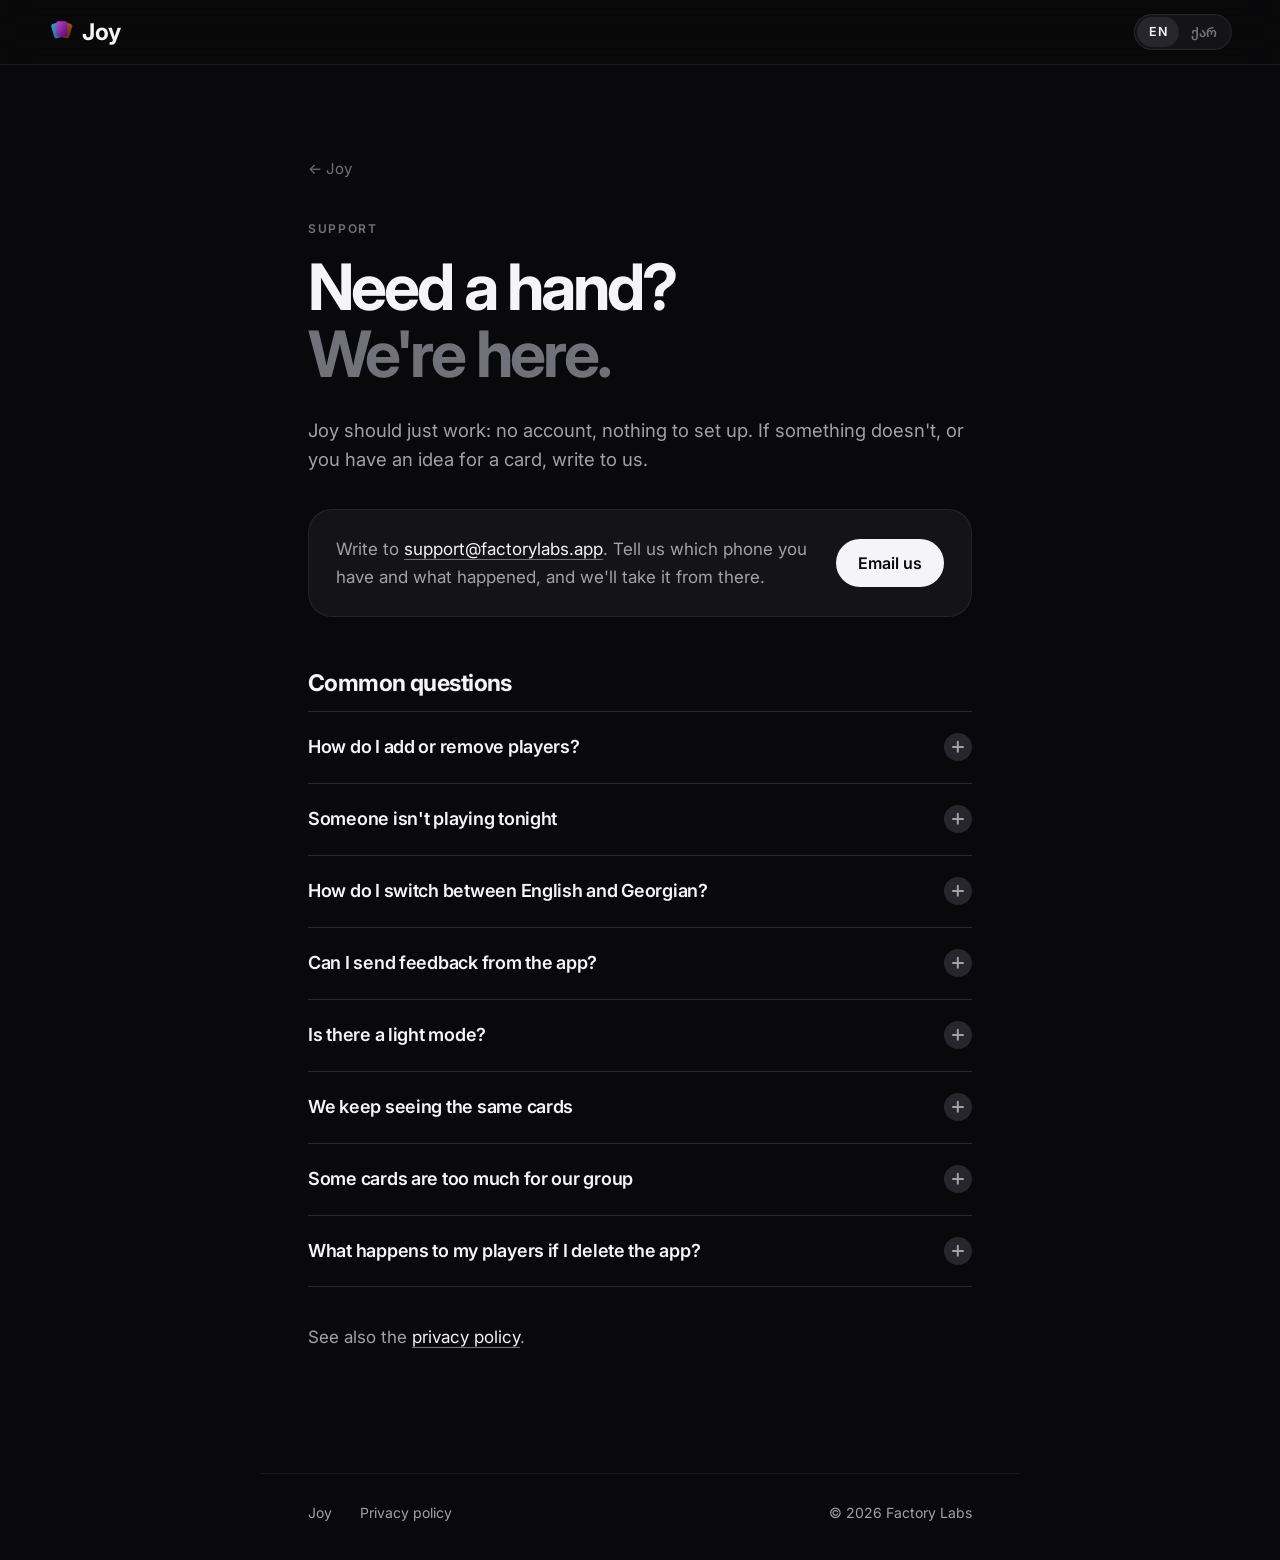
<file: support.html>
<!DOCTYPE html>
<html lang="en" data-title-en="Joy · Support" data-title-ka="Joy · მხარდაჭერა">
<head>
<meta charset="utf-8">
<meta name="viewport" content="width=device-width, initial-scale=1, viewport-fit=cover">
<title>Joy · Support</title>
<meta name="description" content="Help with Joy: players, languages, settings and the decks. And how to reach us.">
<meta name="theme-color" content="#09090B">
<meta name="color-scheme" content="dark">
<link rel="canonical" href="https://factorylabs.app/joy/support.html">
<link rel="icon" type="image/svg+xml" href="assets/favicon.svg">
<link rel="icon" type="image/png" sizes="64x64" href="assets/favicon.png">
<link rel="apple-touch-icon" href="assets/apple-touch-icon.png">
<link rel="preconnect" href="https://fonts.googleapis.com">
<link rel="preconnect" href="https://fonts.gstatic.com" crossorigin>
<link rel="stylesheet" href="https://fonts.googleapis.com/css2?family=Inter:opsz,wght@14..32,400..700&family=Noto+Sans+Georgian:wght@400;500;600;700&display=swap">
<link rel="stylesheet" href="assets/page.css?v=play1">
<script>
  (function () {
    var lang = null;
    try { lang = new URLSearchParams(location.search).get('lang') || localStorage.getItem('joy.lang'); } catch (e) {}
    if (lang !== 'ka' && lang !== 'en') {
      var prefs = navigator.languages || [navigator.language || 'en'];
      lang = prefs.some(function (l) { return /^ka\b/i.test(l); }) ? 'ka' : 'en';
    }
    document.documentElement.lang = lang;
  })();
</script>
</head>
<body>
<svg width="0" height="0" style="position:absolute" aria-hidden="true" focusable="false">
  <defs>
    <linearGradient id="jm-l" x1="0" y1="0" x2="1" y2="1"><stop offset="0" stop-color="#38A3D8"/><stop offset="1" stop-color="#0B4F7A"/></linearGradient>
    <linearGradient id="jm-c" x1="0" y1="0" x2="1" y2="1"><stop offset="0" stop-color="#C04AD0"/><stop offset="1" stop-color="#4A0A72"/></linearGradient>
    <linearGradient id="jm-r" x1="0" y1="0" x2="1" y2="1"><stop offset="0" stop-color="#C76A22"/><stop offset="1" stop-color="#5A2306"/></linearGradient>
  </defs>
</svg>
<header class="top">
  <a class="wordmark" href="./" aria-label="Joy">
    <svg class="mark" viewBox="0 0 32 32" aria-hidden="true">
      <rect class="mark__l" x="9.5" y="6" width="13" height="17.5" rx="3" fill="url(#jm-l)"/>
      <rect class="mark__r" x="9.5" y="6" width="13" height="17.5" rx="3" fill="url(#jm-r)"/>
      <rect x="9.5" y="5" width="13" height="17.5" rx="3" fill="url(#jm-c)"/>
    </svg>
    <span>Joy</span>
  </a>
  <div class="lang" role="group" aria-label="Language">
    <button type="button" data-lang="en" lang="en">EN</button>
    <button type="button" data-lang="ka" lang="ka">ქარ</button>
  </div>
</header>

<main>
  <!-- English -->
  <article class="only" lang="en">
    <a class="back" href="./">← Joy</a>
    <p class="eyebrow">Support</p>
    <h1>Need a hand? <span class="dim">We're here.</span></h1>
    <p class="intro">Joy should just work: no account, nothing to set up. If something doesn't, or you have an idea for a card, write to us.</p>

    <div class="contact">
      <p>Write to <a href="mailto:support@factorylabs.app">support@factorylabs.app</a>. Tell us which phone you have and what happened, and we'll take it from there.</p>
      <a class="btn" href="mailto:support@factorylabs.app?subject=Joy">Email us</a>
    </div>

    <h2>Common questions</h2>
    <details><summary>How do I add or remove players?<i aria-hidden="true"></i></summary><p>Open Players from the home screen. Add up to 16 friends, tap someone to change their name or colour, swipe left to delete them, and touch and hold to reorder. When a new group is playing, clear the whole list in one go.</p></details>
    <details><summary>Someone isn't playing tonight<i aria-hidden="true"></i></summary><p>Tap their circle in Players, or on a game's intro sheet, to sit them out. They stay saved for next time, and only tonight's players are dealt in.</p></details>
    <details><summary>How do I switch between English and Georgian?<i aria-hidden="true"></i></summary><p>Settings → Language. The app and every card change at once, with no restart.</p></details>
    <details><summary>Can I send feedback from the app?<i aria-hidden="true"></i></summary><p>On iPhone, yes: Settings → Send feedback. Tell us what happened, add up to three photos or videos, and leave your email if you'd like an answer.</p></details>
    <details><summary>Is there a light mode?<i aria-hidden="true"></i></summary><p>Joy is dark by default. Choose System, Light or Dark in Settings → Theme.</p></details>
    <details><summary>We keep seeing the same cards<i aria-hidden="true"></i></summary><p>Every deck deals the cards your group hasn't seen first and only starts over once you've seen all of it. If you play a lot, try another game or another intensity: each one is a deck of its own.</p></details>
    <details><summary>Some cards are too much for our group<i aria-hidden="true"></i></summary><p>Pick Light on a game's intro sheet. Bold gets personal, with secrets, flirting and nights out; Light is for any company. Each game remembers which one you picked last.</p></details>
    <details><summary>What happens to my players if I delete the app?<i aria-hidden="true"></i></summary><p>They go with it: everything Joy keeps lives on the phone. A phone backup can bring them back.</p></details>

    <p style="margin-top:36px">See also the <a href="privacy.html">privacy policy</a>.</p>
  </article>

  <!-- Georgian -->
  <article class="only" lang="ka">
    <a class="back" href="./">← Joy</a>
    <p class="eyebrow">მხარდაჭერა</p>
    <h1>დახმარება გჭირდებათ? <span class="dim">აქ ვართ.</span></h1>
    <p class="intro">Joy უბრალოდ უნდა მუშაობდეს, ანგარიშისა და მომზადების გარეშე. თუ რამე ისე არ არის, ან ბარათის იდეა გაქვთ, მოგვწერეთ.</p>

    <div class="contact">
      <p>მოგვწერეთ: <a href="mailto:support@factorylabs.app">support@factorylabs.app</a>. მიუთითეთ, რა ტელეფონი გაქვთ და რა მოხდა, დანარჩენს ჩვენ მივხედავთ.</p>
      <a class="btn" href="mailto:support@factorylabs.app?subject=Joy">წერილის გაგზავნა</a>
    </div>

    <h2>ხშირი კითხვები</h2>
    <details><summary>როგორ დავამატო ან წავშალო მოთამაშე?<i aria-hidden="true"></i></summary><p>მთავარი ეკრანიდან გახსენით მოთამაშეები. დაამატეთ 16-მდე მეგობარი, სახელის ან ფერის შესაცვლელად შეეხეთ მოთამაშეს, წასაშლელად გადაწიეთ მარცხნივ, რიგის შესაცვლელად კი ხანგრძლივად დააჭირეთ და გადაწიეთ. ახალი კომპანიისთვის მთელი სია ერთბაშად გაასუფთავეთ.</p></details>
    <details><summary>ვიღაც დღეს არ თამაშობს<i aria-hidden="true"></i></summary><p>შეეხეთ მის წრეს მოთამაშეების სიაში ან თამაშის შესავალ ფურცელზე და ის დღევანდელ თამაშს გამოაკლდება. შემდეგი ჯერისთვის შენახული დარჩება, ბარათები კი მხოლოდ დღევანდელ მოთამაშეებს დაურიგდება.</p></details>
    <details><summary>როგორ გადავრთო ქართულსა და ინგლისურს შორის?<i aria-hidden="true"></i></summary><p>პარამეტრები → ენა. აპიც და ყველა ბარათიც ერთბაშად შეიცვლება, გადატვირთვის გარეშე.</p></details>
    <details><summary>შეიძლება აპიდან მოგწეროთ?<i aria-hidden="true"></i></summary><p>iPhone‑ზე დიახ: პარამეტრები → უკუკავშირის გაგზავნა. მოგვიყევით, რა მოხდა, დაურთეთ სამამდე ფოტო ან ვიდეო და, თუ პასუხი გსურთ, დატოვეთ ელფოსტა.</p></details>
    <details><summary>არის ღია თემა?<i aria-hidden="true"></i></summary><p>Joy ნაგულისხმევად მუქია. პარამეტრებში, თემის განყოფილებაში აირჩიეთ სისტემური, ღია ან მუქი.</p></details>
    <details><summary>ერთსა და იმავე ბარათებს ვხედავთ<i aria-hidden="true"></i></summary><p>ყოველი დასტა ჯერ იმ ბარათებს არიგებს, რომლებიც თქვენს კომპანიას ჯერ არ უნახავს, და თავიდან მხოლოდ მაშინ იწყება, როცა მთელ დასტას გაივლით. თუ ხშირად თამაშობთ, სცადეთ სხვა თამაში ან სხვა სიმძაფრე. თითოეული ცალკე დასტაა.</p></details>
    <details><summary>ზოგი ბარათი ჩვენი კომპანიისთვის ზედმეტია<i aria-hidden="true"></i></summary><p>თამაშის შესავალ ფურცელზე აირჩიეთ მსუბუქი. თამამი უფრო პირადია: საიდუმლოები, ფლირტი და ღამის თავგადასავლები. მსუბუქი კი ნებისმიერი კომპანიისთვისაა. ყოველ თამაშს ახსოვს, რომელი აირჩიეთ ბოლოს.</p></details>
    <details><summary>რა ემართება მოთამაშეებს, თუ აპს წავშლი?<i aria-hidden="true"></i></summary><p>ისინიც წაიშლება, რადგან ყველაფერი, რასაც Joy ინახავს, ტელეფონშია. ტელეფონის სარეზერვო ასლით მათი დაბრუნება შეიძლება.</p></details>

    <p style="margin-top:36px">იხილეთ <a href="privacy.html">კონფიდენციალურობის პოლიტიკაც</a>.</p>
  </article>
</main>

<footer class="foot">
  <a href="./">Joy</a>
  <a href="privacy.html"><span class="only" lang="en">Privacy policy</span><span class="only" lang="ka">კონფიდენციალურობის პოლიტიკა</span></a>
  <span><a href="https://factorylabs.app/">© 2026 Factory Labs</a></span>
</footer>
<script src="assets/page.js?v=play1"></script>
</body>
</html>
</file>
<file: assets/styles.css>
/* Joy: dark, quiet and premium everywhere except the cards. The cards are the show.
   A near-black canvas, graphite surfaces with a one-pixel hairline, and colour kept
   for the games and the players: each owns a hue, a deep gradient for its cards and
   a lifted glow for its small accents. One sans, set bold and tight, as in Theme.swift. */

:root {
  --canvas: #09090B; --surface: #141417; --raised: #1C1C21; --control: #26262C;
  --hair: rgba(255, 255, 255, .07); --border: rgba(255, 255, 255, .13);
  --text: #F5F5F7; --text-2: #A1A1AA; --text-3: #71717A; --faint: #4A4A52;
  --on: #F7F5F2; --positive: #34D399;

  --sans: -apple-system, BlinkMacSystemFont, "SF Pro Text", "Inter", "Noto Sans Georgian", "Segoe UI", Roboto, "Helvetica Neue", Arial, sans-serif;
  --display: -apple-system, BlinkMacSystemFont, "SF Pro Display", "Inter", "Noto Sans Georgian", "Segoe UI", Roboto, "Helvetica Neue", Arial, sans-serif;

  --max: 1240px;
  --gut: clamp(16px, 4vw, 48px);
  --bar: 64px;
  --arrive: cubic-bezier(.22, .8, .24, 1);
  --quiet: cubic-bezier(.3, .7, .3, 1);
  --press: cubic-bezier(.34, 1.4, .64, 1);

  --fx: 0; --fy: 0; --tx: 0; --ty: 0;
  color-scheme: dark;
}

@property --wash { syntax: "<color>"; inherits: false; initial-value: transparent; }

*, *::before, *::after { box-sizing: border-box; }
html { -webkit-text-size-adjust: 100%; scroll-behavior: smooth; scroll-padding-top: var(--bar); }
body {
  margin: 0; background: var(--canvas); color: var(--text);
  font: 17px/1.55 var(--sans); -webkit-font-smoothing: antialiased; -moz-osx-font-smoothing: grayscale;
  overflow-x: hidden; font-optical-sizing: auto;
}
html.i18n-pending body { opacity: 0; }
img, svg, canvas { display: block; }
a { color: inherit; }
button { font: inherit; color: inherit; }
p, h1, h2, h3 { margin: 0; }
:focus-visible { outline: 2px solid var(--text); outline-offset: 4px; border-radius: 10px; }
::selection { background: var(--text); color: var(--canvas); }

.skip { position: absolute; left: 16px; top: -60px; z-index: 100; padding: 10px 16px; border-radius: 999px; background: var(--text); color: var(--canvas); font-weight: 600; text-decoration: none; }
.skip:focus { top: 12px; }
.visually-hidden { position: absolute !important; width: 1px; height: 1px; overflow: hidden; clip: rect(0 0 0 0); white-space: nowrap; }
.defs { position: absolute; width: 0; height: 0; overflow: hidden; }

/* ------------------------------------------------------------------ type */

.eyebrow { display: flex; align-items: center; gap: 10px; margin: 0 0 22px; color: var(--text-3); font: 600 12px/1.2 var(--sans); letter-spacing: .14em; text-transform: uppercase; }
html[lang="ka"] .eyebrow { font-size: 13.5px; letter-spacing: .01em; text-transform: none; }

.display { font: 700 clamp(40px, 5.2vw, 78px)/1.02 var(--display); letter-spacing: -.045em; text-wrap: balance; }
.display .dim { color: var(--text-3); }
html[lang="ka"] .display { font-size: clamp(29px, 3.9vw, 56px); line-height: 1.2; letter-spacing: 0; }

.text { margin-top: 24px; max-width: 34em; color: var(--text-2); font-size: clamp(16px, 1.25vw, 18.5px); line-height: 1.62; text-wrap: pretty; }
.text a { color: var(--text); text-underline-offset: 4px; }

.wrap { max-width: var(--max); margin: 0 auto; }
.section { position: relative; padding: clamp(96px, 14vh, 168px) var(--gut); }

/* ------------------------------------------------------------------ icons and marks */

.ic { width: 1em; height: 1em; flex: none; stroke-width: 1.6; overflow: visible; }

.mark { width: 1em; height: 1em; overflow: visible; }
.mark rect { transition: transform .5s var(--press); transform-box: view-box; transform-origin: 16px 30px; }
.mark .mark__l { transform: rotate(-16deg); }
.mark .mark__r { transform: rotate(16deg); }
.wordmark { display: inline-flex; align-items: center; gap: .3em; color: var(--text); text-decoration: none; font: 700 23px/1 var(--display); letter-spacing: -.035em; }
.wordmark .mark { width: 1.2em; height: 1.2em; margin-top: -.12em; }
.wordmark:hover .mark__l { transform: rotate(-24deg); }
.wordmark:hover .mark__r { transform: rotate(24deg); }

/* ------------------------------------------------------------------ the bar */

.bar {
  position: fixed; inset: 0 0 auto; z-index: 50; height: var(--bar);
  display: flex; align-items: center; justify-content: space-between; gap: 24px;
  padding: 0 var(--gut); padding-top: env(safe-area-inset-top);
  transition: background-color .35s, box-shadow .35s;
}
.bar.is-solid { background: rgba(9, 9, 11, .78); -webkit-backdrop-filter: saturate(1.6) blur(18px); backdrop-filter: saturate(1.6) blur(18px); box-shadow: 0 1px 0 var(--hair); }
.bar__links { display: flex; gap: 30px; margin-left: auto; }
.bar__links a { color: var(--text-2); text-decoration: none; font: 500 14.5px/1 var(--sans); transition: color .2s; }
.bar__links a:hover { color: var(--text); }
.bar__end { display: flex; align-items: center; gap: 10px; }
.lang { display: flex; padding: 3px; border-radius: 999px; background: var(--surface); box-shadow: inset 0 0 0 1px var(--hair); }
.lang button { border: 0; background: none; cursor: pointer; height: 30px; padding: 0 12px; border-radius: 999px; color: var(--text-3); font: 600 12.5px/1 var(--sans); letter-spacing: .04em; transition: color .2s, background-color .2s; }
.lang button[lang="ka"] { font: 600 13px/1 "Noto Sans Georgian", var(--sans); letter-spacing: 0; }
.lang button[aria-pressed="true"] { background: var(--control); color: var(--text); }
.bar__get { display: inline-flex; align-items: center; height: 36px; padding: 0 16px; border-radius: 999px; background: var(--text); color: var(--canvas); text-decoration: none; font: 600 14px/1 var(--sans); transition: transform .32s var(--press), opacity .2s; }
.bar__get:hover { transform: translateY(-1px); }
.bar__get:active { transform: scale(.97); opacity: .85; }

/* ------------------------------------------------------------------ buttons */

.btn {
  display: inline-flex; align-items: center; justify-content: center; gap: 9px; height: 48px; padding: 0 22px;
  border: 0; border-radius: 999px; cursor: pointer; text-decoration: none; white-space: nowrap;
  font: 600 16px/1 var(--sans); transition: transform .32s var(--press), opacity .2s, background-color .2s;
  -webkit-tap-highlight-color: transparent;
}
.btn .ic { width: 19px; height: 19px; }
.btn:active, .round:active { transform: scale(.97); opacity: .85; }
.btn--primary { background: var(--text); color: var(--canvas); }
.btn--secondary { background: var(--control); color: var(--text); }
.btn--secondary:hover { background: #2E2E35; }
.btn--quiet { background: none; color: var(--text-2); height: 42px; padding: 0 14px; font-weight: 500; }
.btn--quiet:hover { color: var(--text); }
.round {
  display: grid; place-items: center; width: 48px; height: 48px; border: 0; border-radius: 50%; cursor: pointer;
  background: var(--control); color: var(--text); transition: transform .32s var(--press), opacity .2s, background-color .2s;
  -webkit-tap-highlight-color: transparent;
}
.round:hover { background: #2E2E35; }
.round .ic { width: 20px; height: 20px; }

/* The stores: the main action is a near-white capsule, the second a graphite one. */
.stores { display: flex; flex-wrap: wrap; justify-content: center; gap: 12px; }
.store {
  display: inline-flex; align-items: center; gap: 11px; height: 58px; padding: 0 26px 0 20px;
  border-radius: 999px; text-decoration: none; white-space: nowrap; font: 600 17px/1.1 var(--sans);
  transition: transform .32s var(--press), opacity .2s;
}
.store svg { width: 22px; height: 22px; flex: none; }
.store small { display: block; margin-bottom: 3px; font: 500 11.5px/1 var(--sans); opacity: .68; }
.store--apple { background: var(--text); color: var(--canvas); }
.store--google { background: var(--control); color: var(--text); box-shadow: inset 0 0 0 1px var(--hair); }
a.store:hover { transform: translateY(-2px); }
a.store:active { transform: scale(.97); opacity: .85; }
span.store { cursor: default; }

/* ------------------------------------------------------------------ the card material (CardSurface) */

.card {
  --r: 30px;
  position: relative; isolation: isolate; overflow: hidden; border-radius: var(--r);
  background: linear-gradient(135deg, var(--top), var(--bottom));
  color: var(--on); box-shadow: 0 22px 60px -16px var(--shade);
  -webkit-tap-highlight-color: transparent;
}
.card > :not(.m) { position: relative; }
.m { position: absolute; inset: 0; border-radius: inherit; pointer-events: none; }
/* Two soft pools of light in the hue's own glow, drifting very slowly. */
.m--glow { mix-blend-mode: screen; overflow: hidden; }
.m--glow::before, .m--glow::after { content: ""; position: absolute; inset: -12%; }
.m--glow::before { background: radial-gradient(circle at 82% 14%, var(--glow55), transparent 64%); animation: drift-a 29s ease-in-out infinite alternate; }
.m--glow::after { background: radial-gradient(circle at 16% 88%, rgba(255, 255, 255, .14), transparent 52%); animation: drift-b 37s ease-in-out infinite alternate; }
@keyframes drift-a { from { transform: translate(-4%, -3%); } to { transform: translate(5%, 4%); } }
@keyframes drift-b { from { transform: translate(4%, 2%); } to { transform: translate(-4%, -3%); } }
/* A fine, fixed speckle that reads as printed card stock up close. */
.m--grain { background: var(--grain) 0 0 / 128px 128px; mix-blend-mode: overlay; opacity: .5; }
/* The inset frame line, as on a playing card. */
.m--frame { inset: 10px; border-radius: max(calc(var(--r) - 10px), 4px); box-shadow: inset 0 0 0 1px rgba(255, 255, 255, .13); }
/* A band of iridescent light that follows the hand. */
.m--foil { overflow: hidden; }
.m--foil > i {
  position: absolute; left: 50%; top: 50%; width: 240%; height: 240%;
  background: linear-gradient(to bottom right, transparent 30%, rgba(255, 138, 216, .22) 40%, rgba(138, 232, 255, .30) 47%, rgba(255, 255, 255, .42) 50%, rgba(255, 241, 168, .26) 54%, rgba(169, 139, 255, .20) 60%, transparent 70%);
  mix-blend-mode: screen; mix-blend-mode: plus-lighter; opacity: calc(.55 * var(--foil, 1));
  transform: translate(calc(-50% + var(--fx) * 31.25%), calc(-50% + var(--fy) * 22.9%));
  transition: opacity .6s;
  will-change: transform;
}
/* A one-pixel edge that catches light along the top and fades down the sides. */
.m--edge {
  padding: 1px; background: linear-gradient(rgba(255, 255, 255, .22), rgba(255, 255, 255, .04) 50%, transparent);
  -webkit-mask: linear-gradient(#000 0 0) content-box, linear-gradient(#000 0 0); -webkit-mask-composite: xor;
  mask: linear-gradient(#000 0 0) content-box exclude, linear-gradient(#000 0 0);
}

/* Leans towards the hand (tiltEffect). */
.lean { transform: perspective(1100px) rotateX(calc(var(--ty) * -7deg)) rotateY(calc(var(--tx) * 7deg)); }

/* The game's symbol in a double ring, as on a card's back. */
.emblem { --s: 92px; position: relative; display: grid; place-items: center; width: var(--s); height: var(--s); flex: none; border-radius: 50%; background: color-mix(in srgb, var(--bottom) 85%, transparent); box-shadow: inset 0 0 0 1px rgba(255, 255, 255, .5), 0 3px 8px rgba(0, 0, 0, .22); color: var(--on); }
.emblem::after { content: ""; position: absolute; inset: 6px; border-radius: 50%; box-shadow: inset 0 0 0 1px rgba(255, 255, 255, .22); }
.emblem .ic { width: 38%; height: 38%; stroke-width: 1.4; }

/* The face-down side: the colour engraved with a guilloché rosette and the emblem. */
.back { display: grid; place-items: center; }
.back__rosette { position: absolute !important; inset: 18px; overflow: hidden; border-radius: max(calc(var(--r) - 10px), 4px); color: rgba(255, 255, 255, .1); }
.rosette { width: 100%; height: 100%; }
.back .emblem { position: relative; }

/* Two sides of one card. JS turns it; the side facing you shows. */
.flip { position: relative; width: 100%; height: 100%; }
.flip > .face { position: absolute; inset: 0; }
.flip > .face--back { transform: rotateY(180deg); }
.flip:not(.is-up) > .face--front, .flip.is-up > .face--back { visibility: hidden; }

/* A player's initial on a lit disc of their colour. */
.avatar {
  --s: 48px; position: relative; display: grid; place-items: center; width: var(--s); height: var(--s); flex: none;
  border-radius: 50%; background: linear-gradient(135deg, var(--top), var(--bottom)); color: var(--on);
  font: 600 calc(var(--s) * .42)/1 var(--sans);
}
.avatar::after { content: ""; position: absolute; inset: 0; border-radius: 50%; padding: 1px; background: linear-gradient(rgba(255, 255, 255, .22), rgba(255, 255, 255, .04) 50%, transparent); -webkit-mask: linear-gradient(#000 0 0) content-box, linear-gradient(#000 0 0); -webkit-mask-composite: xor; mask: linear-gradient(#000 0 0) content-box exclude, linear-gradient(#000 0 0); }

/* ------------------------------------------------------------------ hero: the welcome page */

.hero {
  position: relative; min-height: 100vh; min-height: 100svh;
  display: flex; flex-direction: column; align-items: center; justify-content: center;
  padding: calc(var(--bar) + 2vh) var(--gut) 8vh; text-align: center; overflow: clip;
}
.fan { --ch: clamp(140px, min(31vh, 41vw), 320px); --cw: calc(var(--ch) * .68); position: relative; width: 100%; height: calc(var(--ch) * 1.32); flex: none; }
.fan__aurora {
  position: absolute; left: 50%; top: 58%; width: calc(var(--ch) * 3.4); height: calc(var(--ch) * 1.5);
  transform: translate(-50%, -50%); border-radius: 50%;
  background: conic-gradient(from 0deg, #E879F9, #38BDF8, #2DD4BF, #818CF8, #FBBF24, #F87171, #BEF264, #CBD5E1, #E879F9);
  filter: blur(calc(var(--ch) * .28)); opacity: 0; transition: opacity 1.6s var(--quiet);
  pointer-events: none;
}
.hero.is-dealt .fan__aurora { opacity: .38; }
.fan__hand { position: absolute; inset: 0; transform: perspective(1400px) rotateX(calc(var(--ty) * -6deg)) rotateY(calc(var(--tx) * 6deg)); }
.fan__card { position: absolute; left: 50%; top: calc(var(--ch) * .1); width: var(--cw); height: var(--ch); margin-left: calc(var(--cw) / -2); transform-origin: 50% 180%; opacity: 0; will-change: transform, opacity; cursor: pointer; }
.fan__card .card { --r: 18px; --foil: .6; width: 100%; height: 100%; display: flex; flex-direction: column; padding: 12px; box-shadow: 0 10px 34px -6px rgba(0, 0, 0, .55); }
.fan__card canvas { flex: 1; width: 100%; min-height: 0; }
.num { font: 600 12px/1 var(--sans); font-variant-numeric: tabular-nums; letter-spacing: .12em; opacity: .7; text-align: left; }
.fan__card .num { font-size: 11px; }

.hero__copy { position: relative; display: flex; flex-direction: column; align-items: center; margin-top: clamp(20px, 4vh, 44px); }
.hero__title { font: 700 clamp(46px, 7.6vw, 116px)/.98 var(--display); letter-spacing: -.05em; text-wrap: balance; }
.hero__title span { display: inline-block; }
html[lang="ka"] .hero__title { font-size: clamp(32px, 5.4vw, 82px); line-height: 1.14; letter-spacing: -.005em; }
.hero__lede { margin-top: clamp(16px, 2.4vh, 24px); max-width: 30em; color: var(--text-2); font-size: clamp(17px, 1.45vw, 21px); line-height: 1.5; text-wrap: balance; }
.hero .stores { margin-top: clamp(26px, 4vh, 40px); }
.hero__note { margin-top: 20px; color: var(--text-3); font-size: 14px; }
.js .arriving { opacity: 0; filter: blur(8px); transform: translateY(14px); transition: opacity .45s var(--arrive), filter .45s var(--arrive), transform .45s var(--arrive); }
.js .hero.is-told .arriving { opacity: 1; filter: none; transform: none; }
.js .hero.is-told .arriving--2 { transition-delay: .12s; }
.js .hero.is-told .arriving--3 { transition-delay: .24s; }
.js .hero.is-told .arriving--4 { transition-delay: .36s; }

/* ------------------------------------------------------------------ how a night goes */

.head { max-width: 780px; }
.head--center { margin: 0 auto; text-align: center; }
.head--center .eyebrow { justify-content: center; }
.head--center .text { margin-left: auto; margin-right: auto; }

.steps { list-style: none; margin: clamp(48px, 7vh, 72px) 0 0; padding: 0; display: grid; grid-template-columns: repeat(3, minmax(0, 1fr)); gap: 16px; }
.step { position: relative; display: flex; flex-direction: column; overflow: hidden; border-radius: 24px; background: var(--surface); box-shadow: inset 0 0 0 1px var(--hair); }
.step__stage { position: relative; height: clamp(250px, 22vw, 290px); display: grid; place-items: center; overflow: hidden; }
.step__body { padding: 4px 28px 30px; }
.step__icon { display: grid; place-items: center; width: 46px; height: 46px; border-radius: 50%; background: var(--raised); box-shadow: inset 0 0 0 1px var(--border); color: var(--text); }
.step__icon .ic { width: 19px; height: 19px; }
.step__row { display: flex; align-items: center; justify-content: space-between; }
.step__n { font: 600 12px/1 var(--sans); font-variant-numeric: tabular-nums; letter-spacing: .06em; color: var(--text-3); }
.step h3 { margin: 18px 0 8px; font: 700 23px/1.2 var(--display); letter-spacing: -.025em; }
html[lang="ka"] .step h3 { font-size: 20px; letter-spacing: 0; }
.step__body p { color: var(--text-2); font-size: 15.5px; line-height: 1.55; }

/* 01: the roster: tap a circle to sit someone out tonight */
.roster { display: flex; flex-wrap: wrap; justify-content: center; align-content: center; gap: 12px; width: min(100%, 270px); }
.roster .avatar { --s: 54px; border: 0; padding: 0; cursor: pointer; transition: opacity .3s var(--quiet), filter .3s var(--quiet), transform .32s var(--press); -webkit-tap-highlight-color: transparent; }
.roster .avatar:active { transform: scale(.93); }
.roster .avatar.is-out { opacity: .3; filter: saturate(0); }
.roster .avatar.is-new { animation: pop .5s var(--press) both; }
.roster__add { --s: 54px; display: grid; place-items: center; width: var(--s); height: var(--s); border: 0; border-radius: 50%; cursor: pointer; background: none; box-shadow: inset 0 0 0 1.5px var(--border); color: var(--text-3); transition: color .2s, box-shadow .2s, opacity .3s; }
.roster__add:hover { color: var(--text); box-shadow: inset 0 0 0 1.5px var(--text-3); }
.roster__add[disabled] { opacity: 0; pointer-events: none; }
.roster__add .ic { width: 20px; height: 20px; }
.roster__count { position: absolute; left: 0; right: 0; bottom: 18px; text-align: center; color: var(--text-3); font: 500 13px/1 var(--sans); font-variant-numeric: tabular-nums; }
@keyframes pop { from { transform: scale(.4); opacity: 0; } to { transform: none; opacity: 1; } }

/* 02: the deck, flicked through on its own */
.mini { position: absolute; inset: 0; perspective: 720px; }
.mini__card { position: absolute; left: 50%; top: 50%; width: 112px; height: 160px; margin: -88px 0 0 -56px; transition: transform .7s var(--arrive), opacity .7s var(--arrive); will-change: transform; }
.mini__card .card { --r: 16px; --foil: .5; width: 100%; height: 100%; display: flex; flex-direction: column; padding: 9px 10px 11px; box-shadow: 0 12px 30px -8px rgba(0, 0, 0, .6); }
.mini__card canvas { flex: 1; width: 100%; min-height: 0; }
.mini__card b { font: 700 12.5px/1.15 var(--display); letter-spacing: -.01em; text-align: left; }
.mini__card .num { font-size: 9.5px; }

/* 03: the table from above, and the phone going round it */
.step__stage--table { display: flex; flex-direction: column; align-items: center; justify-content: center; gap: 14px; }
.round-table { position: relative; width: 200px; height: 200px; flex: none; }
.round-table__top { position: absolute; inset: 36px; border-radius: 50%; background: radial-gradient(circle at 50% 35%, #202026, var(--raised)); box-shadow: inset 0 0 0 1px var(--hair), 0 24px 40px -24px #000; }
.seat { position: absolute; left: 50%; top: 50%; width: 40px; height: 40px; margin: -20px; transform: rotate(var(--a)) translateY(-80px) rotate(calc(-1 * var(--a))); }
.seat .avatar { --s: 40px; transition: box-shadow .4s var(--quiet), transform .45s var(--press); }
.seat.is-turn .avatar { box-shadow: 0 0 0 2.5px var(--surface), 0 0 0 4px var(--glow); transform: scale(1.08); }
.phone-arm { position: absolute; inset: 0; transition: transform 1.05s var(--arrive); }
.phone { position: absolute; left: 50%; top: 50%; width: 26px; height: 46px; margin: -23px 0 0 -13px; transform: translateY(-31px); border-radius: 7px; background: #050506; box-shadow: inset 0 0 0 1.5px #3A3A42, 0 8px 14px -4px rgba(0, 0, 0, .7); }
.phone i { position: absolute; inset: 4px 3.5px; border-radius: 4px; background: linear-gradient(135deg, var(--top), var(--bottom)); transition: background .5s; }
.phone i::after { content: ""; position: absolute; inset: 0; border-radius: inherit; background: radial-gradient(circle at 70% 20%, var(--glow55), transparent 70%); }
.turn-cap { text-align: center; }
.turn-cap small { display: block; color: var(--text-3); font: 600 11px/1 var(--sans); letter-spacing: .14em; text-transform: uppercase; }
html[lang="ka"] .turn-cap small { font-size: 12.5px; letter-spacing: 0; text-transform: none; }
.turn-cap b { display: block; margin-top: 6px; font: 700 18px/1 var(--display); letter-spacing: -.02em; }

/* ------------------------------------------------------------------ the games: a deck you flick through */

.games { position: relative; padding: clamp(96px, 14vh, 168px) 0 clamp(72px, 10vh, 120px); overflow: hidden; }
.games__wash { position: absolute; inset: 0; pointer-events: none; background: radial-gradient(46% 40% at 50% 64%, var(--wash), transparent); opacity: .2; transition: --wash 1s var(--quiet); }
.games__head { position: relative; display: flex; align-items: flex-end; justify-content: space-between; gap: 32px; max-width: calc(var(--max) + 2 * var(--gut)); margin: 0 auto; padding: 0 var(--gut); }
.games__tools { display: flex; align-items: center; gap: 10px; flex: none; }
.carousel {
  --sw: min(380px, 74vw, calc((100svh - 230px) * .7)); --gap: 14px;
  position: relative; margin-top: clamp(28px, 5vh, 48px); padding: 44px 0 70px;
  overflow-x: auto; overflow-y: hidden; scroll-snap-type: x mandatory; scrollbar-width: none;
  overscroll-behavior-x: contain; -webkit-overflow-scrolling: touch; cursor: grab;
}
.carousel::-webkit-scrollbar { display: none; }
.carousel.is-dragging { scroll-snap-type: none; cursor: grabbing; }
.carousel.is-dragging .slide { pointer-events: none; }
.carousel:focus-visible { outline: none; }
.track { display: flex; gap: var(--gap); width: max-content; }
.track::before, .track::after { content: ""; flex: none; width: var(--spacer, 30vw); }
.slide { flex: none; width: var(--sw); height: calc(var(--sw) / .7); scroll-snap-align: center; perspective: calc(var(--sw) * 2.4); }
.slide__in { width: 100%; height: 100%; will-change: transform, opacity; }
.slide .lean-host { width: 100%; height: 100%; }
.slide.is-focus .lean-host { transform: perspective(1200px) rotateX(calc(var(--ty) * -7deg)) rotateY(calc(var(--tx) * 7deg)); }
.slide .flip { cursor: pointer; outline: none; border-radius: 30px; }
.slide .flip:focus-visible { outline: 2px solid var(--text); outline-offset: 6px; }
.slide .card { --foil: .4; width: 100%; height: 100%; }
.slide.is-focus .card { --foil: 1; }

.gcard { display: flex; flex-direction: column; padding: 24px; text-align: left; box-shadow: 0 22px 68px -12px var(--shade); }
.gcard__top { display: flex; align-items: center; justify-content: space-between; }
.pill { display: inline-flex; align-items: center; gap: 5px; height: 26px; padding: 0 10px; border-radius: 999px; background: rgba(255, 255, 255, .12); box-shadow: inset 0 0 0 1px rgba(255, 255, 255, .14); font: 600 12px/1 var(--sans); font-variant-numeric: tabular-nums; opacity: .92; }
.pill .ic { width: 13px; height: 13px; }
.gcard canvas { flex: 1; width: 100%; min-height: 0; margin: 8px 0; }
.gcard__title { font: 700 clamp(30px, 2.9vw, 38px)/1.05 var(--display); letter-spacing: -.035em; text-wrap: balance; }
html[lang="ka"] .gcard__title { font-size: clamp(24px, 2.2vw, 30px); line-height: 1.2; letter-spacing: 0; }
.gcard__tag { margin-top: 7px; font-size: 15px; line-height: 1.4; opacity: .75; }
.gcard__cta { align-self: flex-start; display: inline-flex; align-items: center; gap: 6px; height: 38px; margin-top: 18px; padding: 0 16px; border-radius: 999px; background: var(--on); color: var(--bottom); font: 600 15px/1 var(--sans); }
.gcard__cta .ic { width: 16px; height: 16px; stroke-width: 2; }

.gback { display: flex; flex-direction: column; padding: 28px 26px 24px; text-align: left; }
.gback .back__rosette { color: rgba(255, 255, 255, .055); }
.gback__head { display: flex; align-items: center; gap: 8px; font: 600 12px/1 var(--sans); letter-spacing: .14em; text-transform: uppercase; opacity: .8; }
html[lang="ka"] .gback__head { font-size: 13px; letter-spacing: 0; text-transform: none; }
.gback__head .ic { width: 15px; height: 15px; stroke-width: 1.8; }
.gback__title { margin-top: 16px; font: 700 clamp(26px, 2.5vw, 32px)/1.08 var(--display); letter-spacing: -.03em; }
html[lang="ka"] .gback__title { font-size: clamp(21px, 1.9vw, 25px); line-height: 1.25; letter-spacing: 0; }
.rules { list-style: none; margin: 18px 0 0; padding: 0; counter-reset: rule; }
.rules li { display: grid; grid-template-columns: 24px minmax(0, 1fr); gap: 8px; padding: 13px 0; box-shadow: inset 0 1px 0 rgba(255, 255, 255, .16); font-size: 15px; line-height: 1.42; }
html[lang="ka"] .rules li { font-size: 14px; line-height: 1.5; }
.rules li::before { counter-increment: rule; content: counter(rule); font: 600 13px/1.6 var(--sans); font-variant-numeric: tabular-nums; opacity: .6; }
.gback__meta { display: flex; flex-wrap: wrap; gap: 6px; margin-top: auto; padding-top: 16px; }
.gback__meta .pill { height: 28px; padding: 0 11px; font-size: 12.5px; font-weight: 500; }
html[lang="ka"] .gback__meta .pill { font-size: 12px; }

.dots { display: flex; justify-content: center; gap: 6px; margin-top: -26px; }
.dots button { width: 22px; height: 22px; padding: 0; border: 0; background: none; cursor: pointer; display: grid; place-items: center; transition: width .45s var(--arrive); }
.dots button i { display: block; width: 6px; height: 6px; border-radius: 999px; background: var(--control); transition: width .45s var(--arrive), background-color .45s var(--arrive); }
.dots button[aria-current="true"] { width: 34px; }
.dots button[aria-current="true"] i { width: 20px; background: var(--glow); }

/* ------------------------------------------------------------------ the cards: a deck that deals */

.dealer__in { max-width: var(--max); margin: 0 auto; display: grid; grid-template-columns: minmax(0, 6fr) minmax(0, 5fr); gap: clamp(40px, 6vw, 100px); align-items: center; }
.picker { display: flex; flex-wrap: wrap; gap: 8px; margin-top: 36px; }
.chip {
  display: inline-flex; align-items: center; gap: 9px; height: 42px; padding: 0 16px 0 13px; border: 0; border-radius: 999px; cursor: pointer;
  background: var(--surface); box-shadow: inset 0 0 0 1px var(--border); color: var(--text-2); font: 500 15px/1 var(--sans);
  transition: background-color .22s var(--quiet), color .22s var(--quiet), box-shadow .22s var(--quiet), transform .32s var(--press);
  -webkit-tap-highlight-color: transparent;
}
.chip i { width: 9px; height: 9px; border-radius: 50%; background: var(--glow); }
.chip:hover { color: var(--text); }
.chip:active { transform: scale(.96); }
.chip[aria-checked="true"] { background: var(--text); color: var(--canvas); box-shadow: none; }
.seg { position: relative; display: inline-grid; grid-auto-flow: column; grid-auto-columns: 1fr; margin-top: 16px; padding: 4px; border-radius: 999px; background: var(--surface); box-shadow: inset 0 0 0 1px var(--hair); }
.seg__thumb { position: absolute; top: 4px; bottom: 4px; left: 4px; width: calc((100% - 8px) / 2); border-radius: 999px; background: var(--control); box-shadow: inset 0 1px 0 rgba(255, 255, 255, .06); transition: transform .38s var(--arrive); }
.seg button { position: relative; z-index: 1; height: 40px; min-width: 92px; padding: 0 18px; border: 0; background: none; cursor: pointer; border-radius: 999px; color: var(--text-3); font: 600 15px/1 var(--sans); transition: color .22s var(--quiet); }
.seg button:hover, .seg button[aria-checked="true"] { color: var(--text); }
.seg__caption { display: grid; margin-top: 14px; min-height: 3.2em; max-width: 30em; color: var(--text-3); font-size: 15px; line-height: 1.55; }
.seg__caption > span { grid-area: 1 / 1; }
.seg__caption > span[aria-hidden] { visibility: hidden; }
.seg__caption, .seg { transition: opacity .3s; }
.seg.is-off, .seg__caption.is-off { opacity: .3; pointer-events: none; }

.deal { justify-self: center; width: min(100%, 420px); }
.turn { display: flex; align-items: center; gap: 14px; min-height: 58px; margin-bottom: 26px; transition: opacity .3s var(--quiet), transform .45s var(--arrive); }
.turn.is-swap { opacity: 0; transform: translateY(8px); }
.turn .avatar { --s: 52px; }
.turn__hint { display: grid; place-items: center; width: 52px; height: 52px; border-radius: 50%; background: var(--surface); box-shadow: inset 0 0 0 1px var(--border); color: var(--glow); }
.turn__hint .ic { width: 22px; height: 22px; }
.turn small { display: block; color: var(--text-3); font: 600 11.5px/1.2 var(--sans); letter-spacing: .14em; text-transform: uppercase; }
html[lang="ka"] .turn small { font-size: 13px; letter-spacing: 0; text-transform: none; }
.turn b { display: block; margin-top: 5px; font: 700 26px/1.1 var(--display); letter-spacing: -.03em; }
.turn b.is-quiet { font-size: 19px; letter-spacing: -.015em; }
html[lang="ka"] .turn b { letter-spacing: 0; }
html[lang="ka"] .turn b.is-quiet { font-size: 17px; }

.stack { position: relative; aspect-ratio: 4 / 5; }
.stack__under { position: absolute; inset: 0; border-radius: 30px; background: var(--surface); box-shadow: inset 0 0 0 1px var(--hair); transform: translateY(22px) scaleX(.87); }
.stack__under--1 { background: var(--raised); transform: translateY(11px) scaleX(.935); }
.dealt { position: absolute; inset: 0; touch-action: pan-y; cursor: grab; -webkit-user-select: none; user-select: none; outline: none; }
.dealt:active { cursor: grabbing; }
.dealt:focus-visible .flip { outline: 2px solid var(--text); outline-offset: 6px; border-radius: 30px; }
.dealt .card { width: 100%; height: 100%; }
.dealt__move { position: absolute; inset: 0; transform-origin: 50% 100%; }
.dealt__move.is-in { animation: lift-off .45s var(--arrive) backwards; }
@keyframes lift-off { from { opacity: 0; transform: translateY(26px) scale(.94); } }

.pcard { display: flex; flex-direction: column; padding: clamp(24px, 2.4vw, 30px); text-align: left; }
.pcard__top { display: flex; align-items: center; gap: 8px; font: 600 12px/1 var(--sans); letter-spacing: .14em; text-transform: uppercase; opacity: .8; }
html[lang="ka"] .pcard__top { font-size: 13px; letter-spacing: 0; text-transform: none; }
.pcard__top .ic { width: 15px; height: 15px; stroke-width: 1.9; }
.pcard__no { margin-left: auto; font: 600 12px/1 var(--sans); font-variant-numeric: tabular-nums; letter-spacing: 0; text-transform: none; opacity: .85; }
.pcard__text { margin: auto 0; padding: 18px 0; font: 600 clamp(23px, 2.15vw, 29px)/1.24 var(--display); letter-spacing: -.022em; text-shadow: 0 2px 8px rgba(0, 0, 0, .25); text-wrap: pretty; }
html[lang="ka"] .pcard__text { font-size: clamp(19px, 1.75vw, 23px); line-height: 1.42; letter-spacing: 0; }
.pcard__mark { position: absolute !important; right: -16%; bottom: -14%; width: 72%; aspect-ratio: 1; color: rgba(255, 255, 255, .06); pointer-events: none; }
.pcard__mark .ic { width: 100%; height: 100%; stroke-width: 1.3; }
.wyr { margin: auto 0; display: grid; gap: 14px; padding: 12px 0; }
.wyr__opt { display: grid; grid-template-columns: 30px minmax(0, 1fr); gap: 10px; align-items: baseline; font: 600 clamp(20px, 1.85vw, 25px)/1.26 var(--display); letter-spacing: -.02em; text-shadow: 0 2px 8px rgba(0, 0, 0, .25); }
html[lang="ka"] .wyr__opt { font-size: clamp(17px, 1.5vw, 20px); line-height: 1.42; letter-spacing: 0; }
.wyr__opt span { display: grid; place-items: center; width: 30px; height: 30px; border-radius: 50%; box-shadow: inset 0 0 0 1.5px rgba(255, 255, 255, .45); font: 600 13px/1 var(--sans); letter-spacing: 0; text-shadow: none; transform: translateY(-3px); }
.wyr__or { display: flex; align-items: center; gap: 12px; font: 600 12px/1 var(--sans); letter-spacing: .14em; text-transform: uppercase; opacity: .65; }
html[lang="ka"] .wyr__or { font-size: 13px; letter-spacing: 0; text-transform: none; }
.wyr__or::before, .wyr__or::after { content: ""; flex: 1; height: 1px; background: rgba(255, 255, 255, .22); }

.deal__hint { margin-top: 48px; text-align: center; color: var(--text-3); font-size: 14px; }

/* ------------------------------------------------------------------ every winner gets a title */

.end__in { max-width: var(--max); margin: 0 auto; display: grid; grid-template-columns: minmax(0, 5fr) minmax(0, 6fr); gap: clamp(40px, 6vw, 100px); align-items: center; }
.end__stage { position: relative; justify-self: center; width: min(100%, 420px); aspect-ratio: 4 / 5; }
.end__stage .card { width: 100%; height: 100%; }
.burst { position: absolute; left: 50%; top: 40%; width: 180%; height: 180%; transform: translate(-50%, -50%); pointer-events: none; z-index: 5; }
.wcard { display: flex; flex-direction: column; align-items: center; padding: 30px; text-align: center; }
.wcard__top { align-self: stretch; display: flex; align-items: center; gap: 8px; font: 600 12px/1 var(--sans); letter-spacing: .14em; text-transform: uppercase; opacity: .8; }
html[lang="ka"] .wcard__top { font-size: 13px; letter-spacing: 0; text-transform: none; }
.wcard__top .ic { width: 15px; height: 15px; stroke-width: 1.9; }
.portrait { display: flex; align-items: center; justify-content: center; gap: 4px; margin: auto 0 0; color: rgba(247, 245, 242, .85); }
.laurel { width: 30px; height: 76px; flex: none; }
.portrait__ring { padding: 6px; border-radius: 50%; box-shadow: inset 0 0 0 1.5px rgba(247, 245, 242, .45); filter: drop-shadow(0 6px 12px rgba(0, 0, 0, .25)); }
.portrait .avatar { --s: clamp(78px, 8vw, 104px); }
.portrait .emblem { --s: clamp(84px, 8.4vw, 104px); }
.portrait__team { display: flex; padding: 0 4px; filter: drop-shadow(0 6px 12px rgba(0, 0, 0, .25)); }
.portrait__team .avatar { --s: clamp(54px, 5.4vw, 64px); box-shadow: 0 0 0 2.5px var(--on); }
.portrait__team .avatar + .avatar { margin-left: calc(var(--s) * -.28); }
.wcard__award { margin-top: 22px; font: 600 12px/1.2 var(--sans); letter-spacing: .14em; text-transform: uppercase; opacity: .75; }
html[lang="ka"] .wcard__award { font-size: 13.5px; letter-spacing: 0; text-transform: none; }
.wcard__name { margin-top: 8px; font: 700 clamp(32px, 3.2vw, 42px)/1.05 var(--display); letter-spacing: -.035em; }
html[lang="ka"] .wcard__name { font-size: clamp(26px, 2.6vw, 34px); line-height: 1.2; letter-spacing: 0; }
.wcard__name.is-title { font-size: clamp(24px, 2.3vw, 30px); line-height: 1.2; letter-spacing: -.02em; }
.wcard__names { margin-top: 6px; font: 600 16px/1.3 var(--sans); opacity: .8; }
.wcard__score { margin: 8px 0 auto; font: 600 16px/1.3 var(--sans); font-variant-numeric: tabular-nums; opacity: .75; }

.awards { list-style: none; margin: 36px 0 0; padding: 0; max-width: 34em; }
.awards li { box-shadow: inset 0 1px 0 var(--hair); }
.awards li:last-child { box-shadow: inset 0 1px 0 var(--hair), inset 0 -1px 0 var(--hair); }
.awards button {
  position: relative; display: flex; align-items: center; gap: 14px; width: 100%; padding: 15px 2px; border: 0; background: none; cursor: pointer;
  color: var(--text-3); text-align: left; font: 600 18px/1.3 var(--display); letter-spacing: -.015em; transition: color .25s var(--quiet);
  -webkit-tap-highlight-color: transparent;
}
html[lang="ka"] .awards button { font-size: 16px; letter-spacing: 0; }
.awards button:hover { color: var(--text-2); }
.awards button[aria-current="true"] { color: var(--text); }
.awards .dot { width: 9px; height: 9px; flex: none; border-radius: 50%; background: var(--glow); opacity: .45; transition: opacity .25s, transform .4s var(--press); }
.awards button[aria-current="true"] .dot { opacity: 1; transform: scale(1.25); }
.awards small { margin-left: auto; color: var(--text-3); font: 500 14px/1.2 var(--sans); letter-spacing: 0; text-align: right; }
.awards .hairline { position: absolute; left: 0; right: 0; bottom: -1px; height: 1px; background: var(--glow); transform-origin: left; transform: scaleX(0); opacity: 0; }
.awards button[aria-current="true"] .hairline { opacity: .8; }
.awards button.is-running .hairline { animation: hairline var(--dur, 5s) linear forwards; }
@keyframes hairline { from { transform: scaleX(0); } to { transform: scaleX(1); } }

/* ------------------------------------------------------------------ just the room */

.room__in { max-width: var(--max); margin: 0 auto; }
.nos { list-style: none; margin: 0; padding: 0; font: 700 clamp(52px, 9vw, 144px)/.98 var(--display); letter-spacing: -.055em; }
.nos li { transition: opacity .8s var(--arrive), transform .9s var(--arrive), filter .9s var(--arrive); }
.nos b { color: var(--c); }
html[lang="ka"] .nos { font-size: clamp(34px, 6.6vw, 104px); line-height: 1.12; letter-spacing: -.01em; }
.js .nos.reveal { opacity: 1; transform: none; filter: none; }
.js .nos.reveal:not(.is-in) li { opacity: 0; transform: translateY(.25em); filter: blur(8px); }
.nos li:nth-child(2) { transition-delay: .08s; } .nos li:nth-child(3) { transition-delay: .16s; } .nos li:nth-child(4) { transition-delay: .24s; }
.nos__end { margin-top: clamp(30px, 5vh, 52px); color: var(--text-3); font: 600 clamp(22px, 2.4vw, 34px)/1.3 var(--display); letter-spacing: -.025em; }
.nos__end em { font-style: normal; color: var(--text); }
html[lang="ka"] .nos__end { font-size: clamp(19px, 1.9vw, 27px); line-height: 1.45; letter-spacing: 0; }
.facts { list-style: none; margin: clamp(64px, 9vh, 104px) 0 0; padding: 0; display: grid; grid-template-columns: repeat(4, minmax(0, 1fr)); gap: 32px; }
.facts li { padding-top: 24px; box-shadow: inset 0 1px 0 var(--border); }
.facts .step__icon { margin-bottom: 18px; }
.facts h3 { margin: 0 0 8px; font: 700 19px/1.3 var(--display); letter-spacing: -.02em; }
html[lang="ka"] .facts h3 { font-size: 17px; line-height: 1.4; letter-spacing: 0; }
.facts p { color: var(--text-2); font-size: 15.5px; line-height: 1.6; }
.more { display: inline-flex; align-items: center; gap: 8px; margin-top: 52px; color: var(--text); font: 500 16px/1.2 var(--sans); text-decoration: underline; text-decoration-thickness: 1px; text-underline-offset: 6px; text-decoration-color: var(--text-3); }
.more .ic { width: 17px; height: 17px; transition: transform .3s var(--press); }
.more:hover .ic { transform: translateX(4px); }

/* ------------------------------------------------------------------ questions */

.faq__in { max-width: var(--max); margin: 0 auto; display: grid; grid-template-columns: minmax(0, 4fr) minmax(0, 7fr); gap: clamp(40px, 6vw, 96px); align-items: start; }
.faq__head { position: sticky; top: calc(var(--bar) + 48px); }
.faq__head .text { margin-top: 22px; }
details { box-shadow: inset 0 1px 0 var(--border); }
details:last-child { box-shadow: inset 0 1px 0 var(--border), inset 0 -1px 0 var(--border); }
summary { display: flex; align-items: center; justify-content: space-between; gap: 24px; padding: 25px 0; cursor: pointer; list-style: none; font: 600 clamp(18px, 1.6vw, 21px)/1.35 var(--display); letter-spacing: -.02em; -webkit-tap-highlight-color: transparent; }
html[lang="ka"] summary { font-size: clamp(16px, 1.3vw, 18px); line-height: 1.5; letter-spacing: 0; }
summary::-webkit-details-marker { display: none; }
details > p { max-width: 38em; margin: -6px 0 28px; color: var(--text-2); line-height: 1.65; }
.tog { display: grid; place-items: center; width: 30px; height: 30px; flex: none; border-radius: 50%; background: var(--control); color: var(--text-2); transition: transform .45s var(--press), background-color .25s, color .25s; }
.tog .ic { width: 15px; height: 15px; stroke-width: 2; }
summary:hover .tog { color: var(--text); }
details[open] .tog { transform: rotate(45deg); background: var(--text); color: var(--canvas); }

/* ------------------------------------------------------------------ finale: the deck, face down, turning over */

.finale { display: flex; flex-direction: column; align-items: center; padding: clamp(60px, 9vh, 110px) var(--gut) clamp(110px, 15vh, 170px); text-align: center; overflow: hidden; }
.row { --rw: clamp(70px, 9.6vw, 128px); display: flex; justify-content: center; gap: clamp(8px, 1.1vw, 16px); }
.row__card { position: relative; width: var(--rw); height: calc(var(--rw) / .68); flex: none; cursor: pointer; transform: translateY(var(--y)) rotate(var(--rot)); transition: transform .5s var(--press); -webkit-tap-highlight-color: transparent; }
.row__card:focus-visible { outline: 2px solid var(--text); outline-offset: 6px; border-radius: 16px; }
.row__card:hover { transform: translateY(calc(var(--y) - 12px)) rotate(var(--rot)); }
.row__card .card { --r: clamp(12px, 1.4vw, 18px); --foil: .6; width: 100%; height: 100%; box-shadow: 0 16px 34px -10px rgba(0, 0, 0, .6); }
.row__card .face--front { display: flex; flex-direction: column; padding: clamp(7px, .8vw, 11px); }
.row__card canvas { flex: 1; width: 100%; min-height: 0; }
.row__card .num { font-size: clamp(8.5px, .8vw, 10.5px); }
.row__card .emblem { --s: clamp(34px, 4.2vw, 54px); }
.row__card .back__rosette { inset: 8px; }
.finale__title { margin-top: clamp(56px, 9vh, 88px); font-size: clamp(56px, 9vw, 140px); line-height: .98; letter-spacing: -.055em; }
html[lang="ka"] .finale__title { font-size: clamp(38px, 6.2vw, 96px); line-height: 1.12; letter-spacing: -.01em; }
.finale__text { margin: 22px auto 0; text-align: center; text-wrap: balance; max-width: 30em; }
.finale .stores { margin-top: 40px; }

/* ------------------------------------------------------------------ footer */

.foot { display: flex; flex-wrap: wrap; align-items: center; gap: 14px 32px; max-width: calc(var(--max) + 2 * var(--gut)); margin: 0 auto; padding: 30px var(--gut) calc(36px + env(safe-area-inset-bottom)); box-shadow: inset 0 1px 0 var(--hair); color: var(--text-3); font-size: 14px; }
.foot .wordmark { font-size: 20px; }
.foot__links { display: flex; flex-wrap: wrap; gap: 8px 24px; }
.foot__links a { color: var(--text-2); text-decoration: none; }
.foot__links a:hover { color: var(--text); }
.foot__copy { margin-left: auto; text-align: right; }
.foot__copy a { text-decoration: none; color: var(--text-2); }
.foot__copy a:hover { color: var(--text); }

/* ------------------------------------------------------------------ reveal */

.js .reveal { opacity: 0; transform: translateY(24px); filter: blur(6px); transition: opacity 1s var(--arrive), transform 1.1s var(--arrive), filter 1s var(--arrive); }
.js .reveal.is-in { opacity: 1; transform: none; filter: none; }
.js .reveal--2 { transition-delay: .1s; }
.js .reveal--3 { transition-delay: .2s; }

/* ------------------------------------------------------------------ narrower */

@media (max-width: 1080px) {
  .facts { grid-template-columns: repeat(2, minmax(0, 1fr)); row-gap: 44px; }
  .steps { grid-template-columns: minmax(0, 1fr); max-width: 560px; }
  .step { display: grid; grid-template-columns: minmax(0, 1fr) minmax(0, 1fr); align-items: center; }
  .step__body { padding: 30px 28px 30px 0; }
}

@media (max-width: 920px) {
  :root { --bar: 58px; }
  .bar__links { display: none; }
  .games__head { flex-direction: column; align-items: flex-start; }
  .dealer__in, .end__in { grid-template-columns: minmax(0, 1fr); gap: 56px; }
  .end__copy { order: -1; }
  .faq__in { grid-template-columns: minmax(0, 1fr); gap: 32px; }
  .faq__head { position: static; }
}

@media (max-width: 640px) {
  body { font-size: 16px; }
  .bar__get { display: none; }
  .hero { padding-bottom: 6vh; }
  .hero__title span { display: block; }
  .store { height: 54px; padding: 0 22px 0 17px; font-size: 16px; }
  .store small { font-size: 10.5px; }
  .display { font-size: clamp(36px, 10.6vw, 50px); }
  html[lang="ka"] .display { font-size: clamp(25px, 7.2vw, 33px); }
  .steps { max-width: none; }
  .step { display: flex; }
  .step__body { padding: 4px 24px 26px; }
  .step__stage { height: 250px; }
  .games__tools { width: 100%; }
  .games__tools .btn { flex: 1; }
  .carousel { --sw: min(330px, 78vw); padding-top: 32px; }
  /* A phone's card is small for three rules: set them tighter, and let the back scroll if they still don't fit. */
  .gback { padding: 22px 20px 18px; overflow-y: auto; overscroll-behavior: contain; scrollbar-width: none; }
  .gback::-webkit-scrollbar { display: none; }
  .gback__title { margin-top: 12px; font-size: 24px; }
  html[lang="ka"] .gback__title { font-size: 19px; }
  .rules { margin-top: 10px; }
  .rules li { padding: 9px 0; font-size: 13.5px; line-height: 1.38; }
  html[lang="ka"] .rules li { font-size: 12.5px; line-height: 1.45; }
  .gback__meta { gap: 5px; padding-top: 12px; }
  .gback__meta .pill { height: 25px; padding: 0 9px; font-size: 11.5px; }
  html[lang="ka"] .gback__meta .pill { font-size: 11px; }
  .chip { height: 40px; font-size: 14.5px; }
  .seg { display: grid; width: 100%; }
  .seg button { min-width: 0; padding: 0 10px; }
  .deal__hint { margin-top: 40px; }
  .nos { font-size: clamp(48px, 14.5vw, 64px); }
  html[lang="ka"] .nos { font-size: clamp(27px, 8.4vw, 40px); }
  .facts { grid-template-columns: minmax(0, 1fr); gap: 32px; }
  .row { display: grid; grid-template-columns: repeat(4, var(--rw)); --rw: min(20vw, 92px); row-gap: 14px; }
  .row__card, .row__card:hover { transform: none; }
  .finale__title { font-size: clamp(54px, 17vw, 76px); }
  html[lang="ka"] .finale__title { font-size: clamp(36px, 10.4vw, 48px); }
  .foot__copy { margin-left: 0; width: 100%; text-align: left; }
}

@media (prefers-reduced-motion: reduce) {
  html { scroll-behavior: auto; }
  *, *::before, *::after { animation-duration: .001ms !important; animation-iteration-count: 1 !important; transition-duration: .001ms !important; transition-delay: 0s !important; }
}
</file>
<file: assets/page.css>
/* Joy: the quieter pages. The same canvas, type and hairlines as the main page;
   both languages are in the page and one shows at a time. */

:root {
  --canvas: #09090B; --surface: #141417; --raised: #1C1C21; --control: #26262C;
  --hair: rgba(255, 255, 255, .07); --border: rgba(255, 255, 255, .13);
  --text: #F5F5F7; --text-2: #A1A1AA; --text-3: #71717A;
  --sans: -apple-system, BlinkMacSystemFont, "SF Pro Text", "Inter", "Noto Sans Georgian", "Segoe UI", Roboto, "Helvetica Neue", Arial, sans-serif;
  --display: -apple-system, BlinkMacSystemFont, "SF Pro Display", "Inter", "Noto Sans Georgian", "Segoe UI", Roboto, "Helvetica Neue", Arial, sans-serif;
  --gut: clamp(16px, 4vw, 48px);
  --press: cubic-bezier(.34, 1.4, .64, 1);
  color-scheme: dark;
}
*, *::before, *::after { box-sizing: border-box; }
html { -webkit-text-size-adjust: 100%; }
body { margin: 0; background: var(--canvas); color: var(--text); font: 17px/1.65 var(--sans); -webkit-font-smoothing: antialiased; -moz-osx-font-smoothing: grayscale; }
a { color: inherit; }
button { font: inherit; color: inherit; }
:focus-visible { outline: 2px solid var(--text); outline-offset: 4px; border-radius: 8px; }
::selection { background: var(--text); color: var(--canvas); }

/* One language at a time. */
html[lang="en"] .only[lang="ka"], html[lang="ka"] .only[lang="en"] { display: none; }

.top { position: sticky; top: 0; z-index: 10; display: flex; align-items: center; justify-content: space-between; height: 64px; padding: 0 var(--gut); background: rgba(9, 9, 11, .78); -webkit-backdrop-filter: saturate(1.6) blur(18px); backdrop-filter: saturate(1.6) blur(18px); box-shadow: 0 1px 0 var(--hair); }
.wordmark { display: inline-flex; align-items: center; gap: .3em; text-decoration: none; font: 700 23px/1 var(--display); letter-spacing: -.035em; }
.mark { width: 1.2em; height: 1.2em; margin-top: -.12em; overflow: visible; }
.mark rect { transition: transform .5s var(--press); transform-box: view-box; transform-origin: 16px 30px; }
.mark .mark__l { transform: rotate(-16deg); }
.mark .mark__r { transform: rotate(16deg); }
.wordmark:hover .mark__l { transform: rotate(-24deg); }
.wordmark:hover .mark__r { transform: rotate(24deg); }
.lang { display: flex; padding: 3px; border-radius: 999px; background: var(--surface); box-shadow: inset 0 0 0 1px var(--hair); }
.lang button { border: 0; background: none; cursor: pointer; height: 30px; padding: 0 12px; border-radius: 999px; color: var(--text-3); font: 600 12.5px/1 var(--sans); letter-spacing: .04em; transition: color .2s, background-color .2s; }
.lang button[lang="ka"] { font: 600 13px/1 "Noto Sans Georgian", var(--sans); letter-spacing: 0; }
.lang button[aria-pressed="true"] { background: var(--control); color: var(--text); }

main { max-width: 760px; margin: 0 auto; padding: clamp(56px, 10vh, 104px) var(--gut) clamp(80px, 12vh, 140px); }
.back { display: inline-flex; align-items: center; gap: 8px; color: var(--text-3); text-decoration: none; font-size: 15px; transition: color .2s; }
.back:hover { color: var(--text); }
.eyebrow { margin: 40px 0 18px; color: var(--text-3); font: 600 12px/1.2 var(--sans); letter-spacing: .14em; text-transform: uppercase; }
html[lang="ka"] .eyebrow { font-size: 13.5px; letter-spacing: .01em; text-transform: none; }
h1 { margin: 0; font: 700 clamp(38px, 6vw, 64px)/1.04 var(--display); letter-spacing: -.045em; text-wrap: balance; }
h1 .dim { color: var(--text-3); }
html[lang="ka"] h1 { font-size: clamp(28px, 4.4vw, 44px); line-height: 1.22; letter-spacing: 0; }
.updated { margin: 20px 0 0; color: var(--text-3); font-size: 15px; }
.intro { margin: 28px 0 0; color: var(--text-2); font-size: 18.5px; line-height: 1.6; }
.short { margin: 40px 0 8px; padding: 26px 28px; border-radius: 24px; background: var(--surface); box-shadow: inset 0 0 0 1px var(--hair); }
.short > p { margin: 0 0 6px; font: 700 17px/1.4 var(--display); letter-spacing: -.01em; }
.short ul { margin: 0; padding: 0; list-style: none; }
.short li { position: relative; padding: 9px 0 9px 26px; color: var(--text-2); }
.short li::before { content: ""; position: absolute; left: 2px; top: 1.05em; width: 8px; height: 8px; border-radius: 50%; background: var(--c, #E879F9); }
.short li:nth-child(2) { --c: #38BDF8; } .short li:nth-child(3) { --c: #2DD4BF; } .short li:nth-child(4) { --c: #FBBF24; } .short li:nth-child(5) { --c: #BEF264; }
h2 { margin: 52px 0 12px; font: 700 23px/1.3 var(--display); letter-spacing: -.025em; }
html[lang="ka"] h2 { font-size: 20px; letter-spacing: 0; }
h3 { margin: 28px 0 6px; font: 600 18px/1.4 var(--display); letter-spacing: -.015em; }
html[lang="ka"] h3 { font-size: 17px; letter-spacing: 0; }
main p, main li { color: var(--text-2); }
main p { margin: 0 0 14px; }
main ul { margin: 0 0 14px; padding-left: 1.2em; }
main li { margin: 6px 0; }
main strong { color: var(--text); font-weight: 600; }
main a:not(.back):not(.btn) { color: var(--text); text-underline-offset: 4px; text-decoration-color: var(--text-3); }
.contact { display: flex; flex-wrap: wrap; align-items: center; gap: 14px 22px; margin: 34px 0 0; padding: 26px 28px; border-radius: 24px; background: var(--surface); box-shadow: inset 0 0 0 1px var(--hair); }
.contact p { margin: 0; flex: 1 1 260px; }
.btn { display: inline-flex; align-items: center; justify-content: center; height: 48px; padding: 0 22px; border-radius: 999px; background: var(--text); color: var(--canvas); text-decoration: none; font: 600 16px/1 var(--sans); white-space: nowrap; transition: transform .32s var(--press), opacity .2s; }
.btn:hover { transform: translateY(-1px); }
.btn:active { transform: scale(.97); opacity: .85; }
details { box-shadow: inset 0 1px 0 var(--border); }
details:last-of-type { box-shadow: inset 0 1px 0 var(--border), inset 0 -1px 0 var(--border); }
summary { display: flex; align-items: center; justify-content: space-between; gap: 20px; padding: 22px 0; cursor: pointer; list-style: none; color: var(--text); font: 600 18px/1.4 var(--display); letter-spacing: -.015em; }
html[lang="ka"] summary { font-size: 16.5px; letter-spacing: 0; }
summary::-webkit-details-marker { display: none; }
summary i { position: relative; width: 28px; height: 28px; flex: none; border-radius: 50%; background: var(--control); transition: transform .45s var(--press), background-color .25s; }
summary i::before, summary i::after { content: ""; position: absolute; left: 50%; top: 50%; width: 12px; height: 1.6px; margin: -.8px 0 0 -6px; border-radius: 2px; background: var(--text-2); transition: background-color .25s; }
summary i::after { transform: rotate(90deg); }
details[open] summary i { transform: rotate(45deg); background: var(--text); }
details[open] summary i::before, details[open] summary i::after { background: var(--canvas); }
details > p { margin: -4px 0 24px; }

.foot { display: flex; flex-wrap: wrap; align-items: center; gap: 12px 28px; max-width: 760px; margin: 0 auto; padding: 28px var(--gut) calc(36px + env(safe-area-inset-bottom)); box-shadow: inset 0 1px 0 var(--hair); color: var(--text-3); font-size: 14px; }
.foot a { color: var(--text-2); text-decoration: none; }
.foot a:hover { color: var(--text); }
.foot span { margin-left: auto; }
@media (max-width: 600px) { body { font-size: 16px; } .foot span { margin-left: 0; width: 100%; } .short, .contact { padding: 22px; } }
</file>
